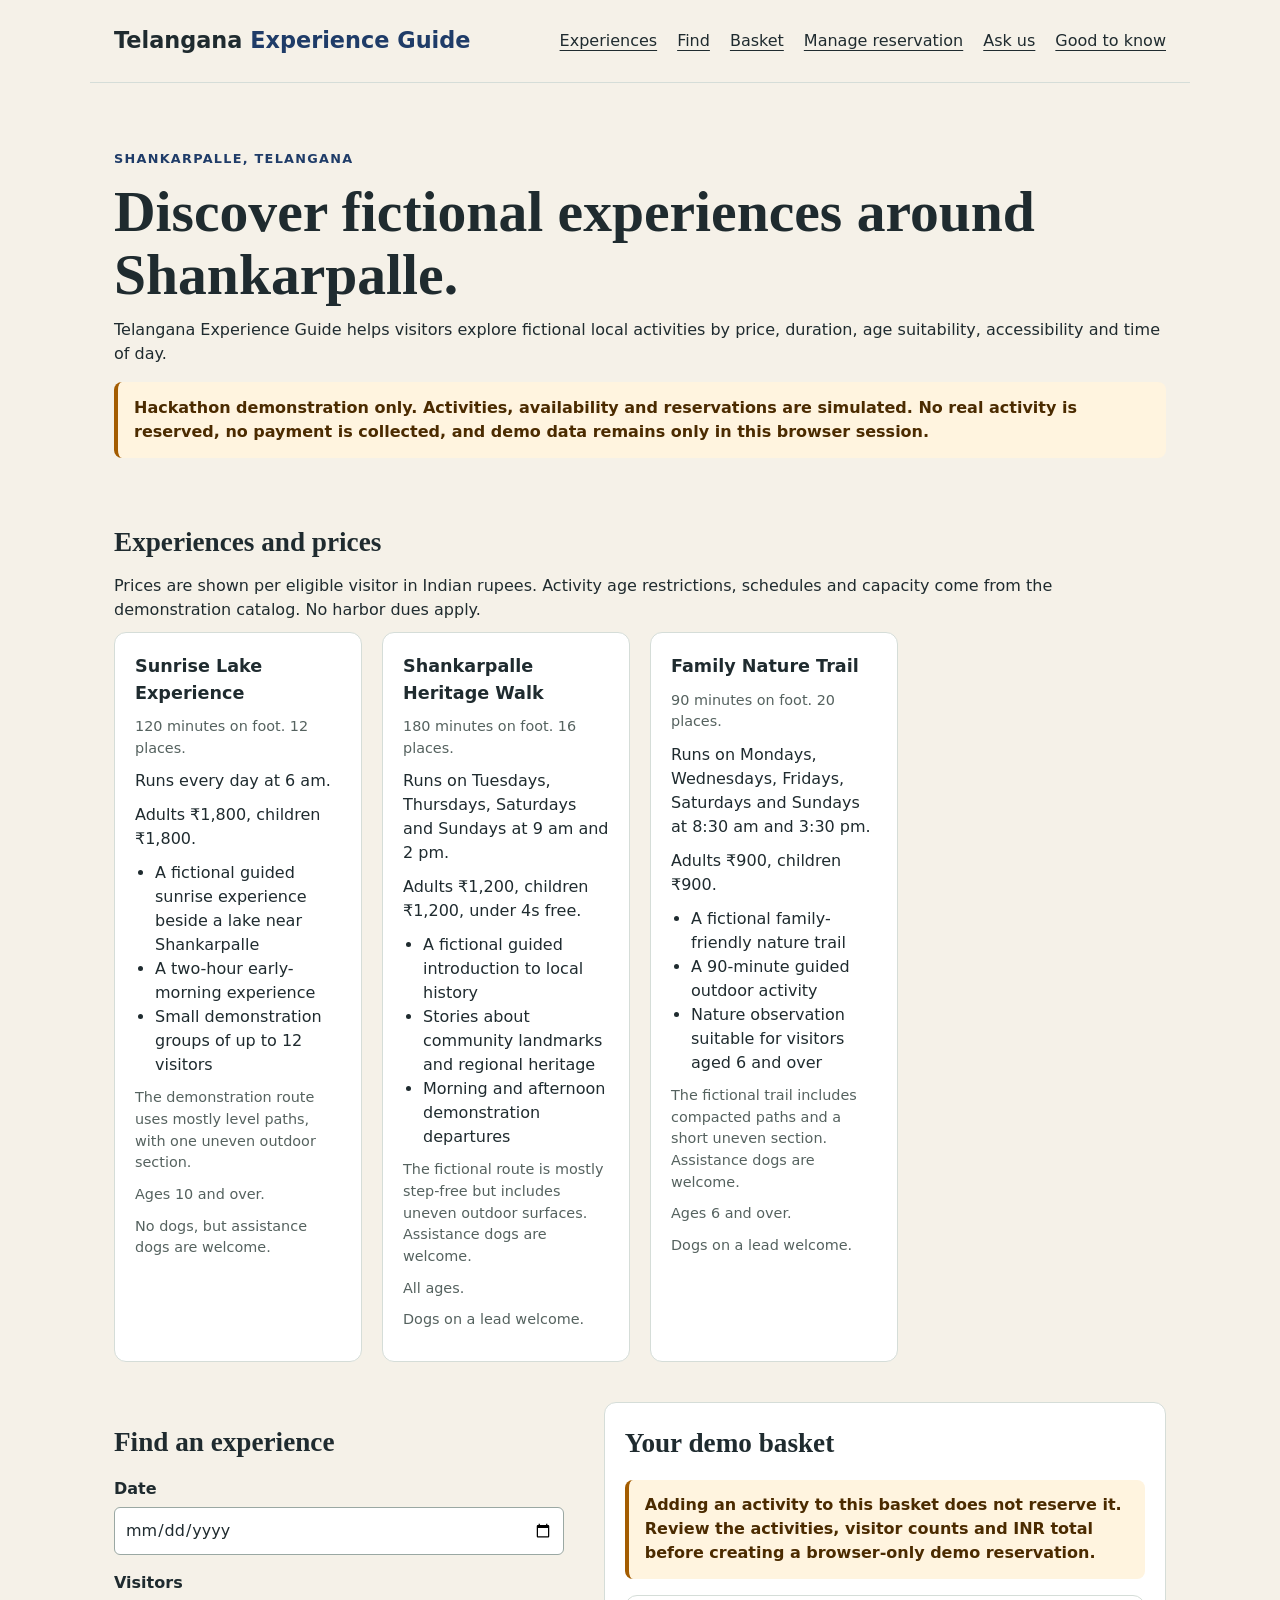
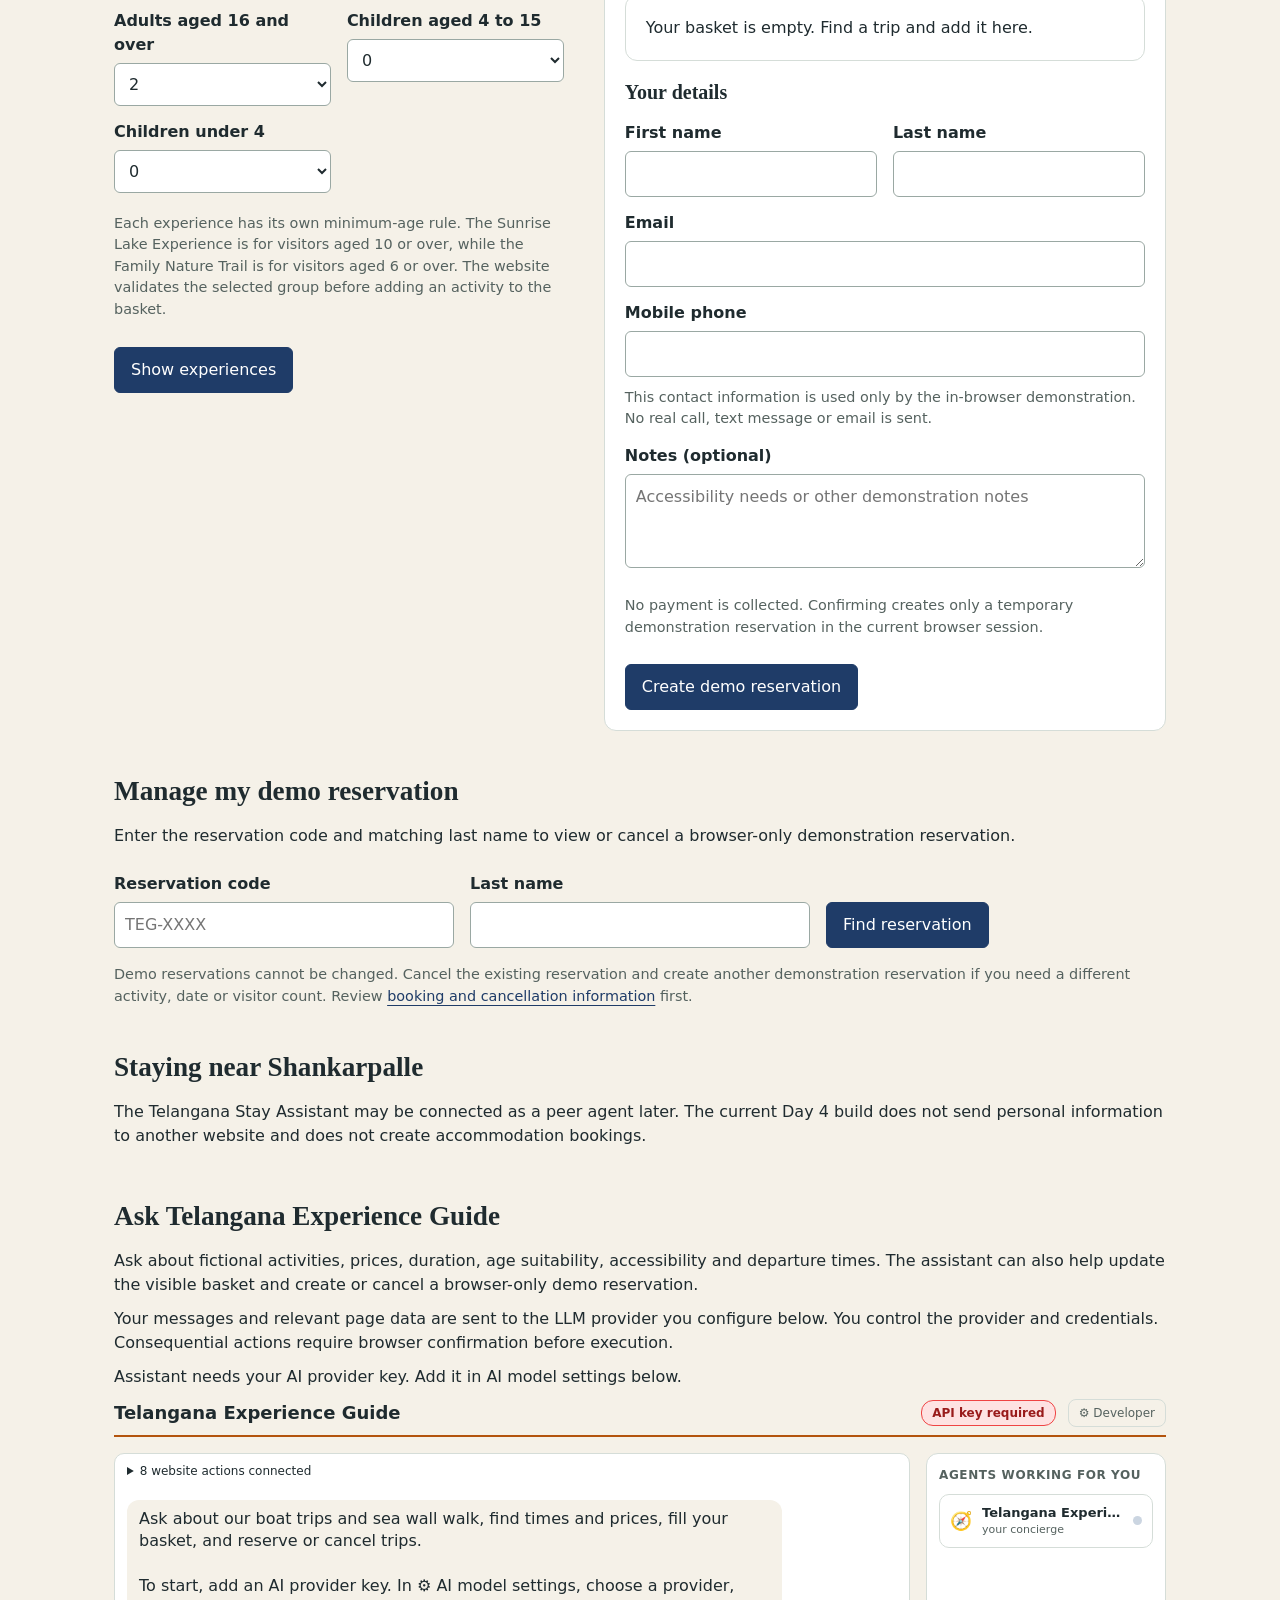
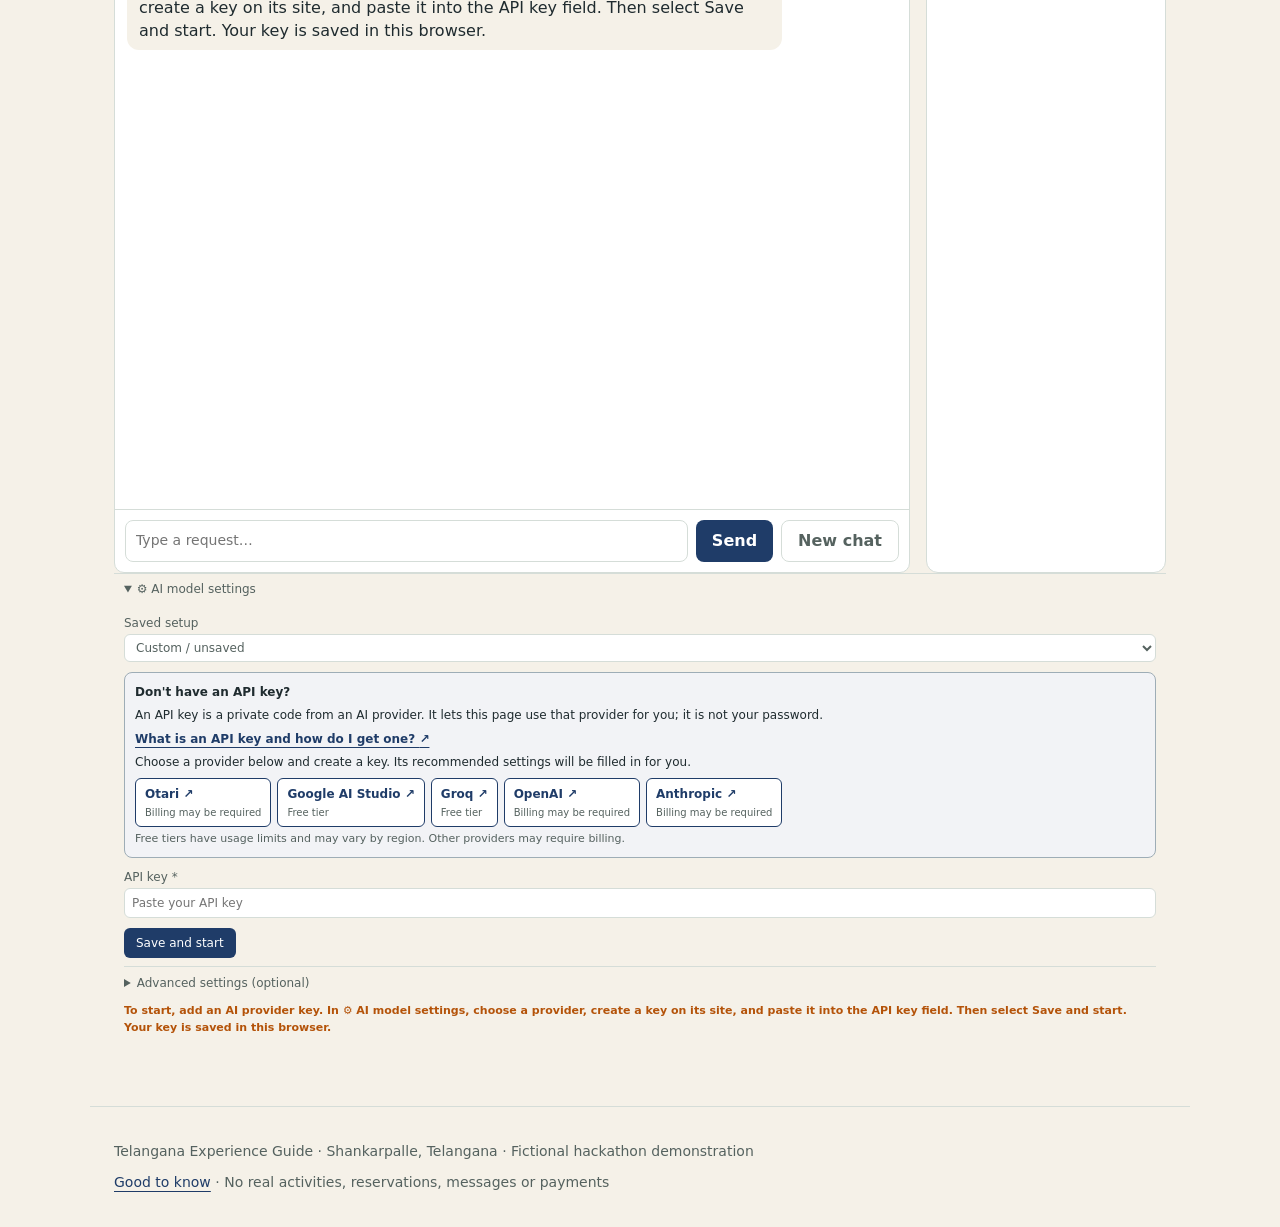
<file: examples/telangana_experience_guide/index.html>
<!doctype html>
<html lang="en">
  <head>
    <meta charset="utf-8">
    <meta name="viewport" content="width=device-width, initial-scale=1">

    <meta
      name="description"
      content="Explore fictional activities around Shankarpalle, Telangana by price, duration, age suitability and time of day. Availability and reservations are simulated."
    >

    <title>
      Telangana Experience Guide | Fictional Activities Around Shankarpalle
    </title>

    <link rel="icon" href="favicon.svg" type="image/svg+xml">
    <link rel="stylesheet" href="styles.css">

    <script type="module" src="js/app.js"></script>
    <script type="module" src="site.js"></script>
  </head>

  <body>
    <header>
      <a class="brand" href="index.html">
        Telangana <span>Experience Guide</span>
      </a>

      <nav aria-label="Main navigation">
        <a href="#trips">Experiences</a>
        <a href="#find">Find</a>
        <a href="#basket">Basket</a>
        <a href="#manage">Manage reservation</a>
        <a href="#assistant">Ask us</a>
        <a href="policies.html">Good to know</a>
      </nav>
    </header>

    <main>
      <section class="intro" aria-labelledby="welcome">
        <p class="eyebrow">
          Shankarpalle, Telangana
        </p>

        <h1 id="welcome">
          Discover fictional experiences around Shankarpalle.
        </h1>

        <p>
          Telangana Experience Guide helps visitors explore fictional local
          activities by price, duration, age suitability, accessibility and
          time of day.
        </p>

        <p id="demo-note" class="demo-notice" role="note">
          Hackathon demonstration only. Activities, availability and
          reservations are simulated. No real activity is reserved, no payment
          is collected, and demo data remains only in this browser session.
        </p>
      </section>

      <section id="trips" aria-labelledby="trips-heading">
        <h2 id="trips-heading">Experiences and prices</h2>

        <p id="prices-note">
          Prices are shown per eligible visitor in Indian rupees. Activity age
          restrictions, schedules and capacity come from the demonstration
          catalog. No harbor dues apply.
        </p>

        <div id="tour-list" class="tour-list"></div>

        <noscript>
          <p>
            Please enable JavaScript to view the fictional experiences,
            calculate prices and create a demo reservation.
          </p>
        </noscript>
      </section>

      <div class="booking-layout">
        <section id="find" aria-labelledby="find-heading">
          <h2 id="find-heading">Find an experience</h2>

          <form id="find-form" novalidate>
            <label for="find-date">Date</label>
            <input id="find-date" type="date" required>

            <fieldset id="find-tickets" class="tickets" tabindex="-1">
              <legend>Visitors</legend>

              <div class="field-row">
                <div class="field">
                  <label for="find-adults">Adults aged 16 and over</label>
                  <select id="find-adults"></select>
                </div>

                <div class="field">
                  <label for="find-children">Children aged 4 to 15</label>
                  <select id="find-children"></select>
                </div>

                <div class="field">
                  <label for="find-under4s">Children under 4</label>
                  <select id="find-under4s"></select>
                </div>
              </div>
            </fieldset>

            <p id="booking-note" class="note">
              Each experience has its own minimum-age rule. The Sunrise Lake
              Experience is for visitors aged 10 or over, while the Family
              Nature Trail is for visitors aged 6 or over. The website validates
              the selected group before adding an activity to the basket.
            </p>

            <button type="submit">Show experiences</button>
          </form>

          <ul
            id="departure-list"
            class="results"
            aria-label="Available experience departures"
          ></ul>
        </section>

        <section
          id="basket"
          class="panel"
          aria-labelledby="basket-heading"
        >
          <h2 id="basket-heading">Your demo basket</h2>

          <p class="demo-notice" role="note">
            Adding an activity to this basket does not reserve it. Review the
            activities, visitor counts and INR total before creating a
            browser-only demo reservation.
          </p>

          <ul
            id="reserve-basket"
            class="basket"
            tabindex="-1"
            aria-label="Selected experiences"
          ></ul>

          <p id="basket-total"></p>

          <form id="reserve-form" novalidate>
            <fieldset>
              <legend>Your details</legend>

              <div class="field-row">
                <div class="field">
                  <label for="reserve-firstName">First name</label>
                  <input
                    id="reserve-firstName"
                    autocomplete="given-name"
                    maxlength="60"
                    required
                  >
                </div>

                <div class="field">
                  <label for="reserve-lastName">Last name</label>
                  <input
                    id="reserve-lastName"
                    autocomplete="family-name"
                    maxlength="60"
                    required
                  >
                </div>
              </div>

              <label for="reserve-email">Email</label>
              <input
                id="reserve-email"
                type="email"
                autocomplete="email"
                maxlength="120"
                required
              >

              <label for="reserve-phone">Mobile phone</label>
              <input
                id="reserve-phone"
                type="tel"
                autocomplete="tel"
                maxlength="20"
                required
              >

              <p id="phone-note" class="note">
                This contact information is used only by the in-browser
                demonstration. No real call, text message or email is sent.
              </p>

              <label for="reserve-notes">Notes (optional)</label>
              <textarea
                id="reserve-notes"
                rows="3"
                maxlength="300"
                placeholder="Accessibility needs or other demonstration notes"
              ></textarea>
            </fieldset>

            <p id="payment-note" class="note">
              No payment is collected. Confirming creates only a temporary
              demonstration reservation in the current browser session.
            </p>

            <button type="submit">Create demo reservation</button>
          </form>

          <div
            id="confirmation"
            class="confirmation"
            tabindex="-1"
            hidden
          ></div>
        </section>
      </div>

      <section id="manage" aria-labelledby="manage-heading">
        <h2 id="manage-heading">Manage my demo reservation</h2>

        <p>
          Enter the reservation code and matching last name to view or cancel
          a browser-only demonstration reservation.
        </p>

        <form id="manage-form" class="field-row" novalidate>
          <div class="field">
            <label for="manage-code">Reservation code</label>
            <input
              id="manage-code"
              autocomplete="off"
              maxlength="12"
              placeholder="TEG-XXXX"
              required
            >
          </div>

          <div class="field">
            <label for="manage-lastName">Last name</label>
            <input
              id="manage-lastName"
              autocomplete="family-name"
              maxlength="60"
              required
            >
          </div>

          <div class="field">
            <button type="submit">Find reservation</button>
          </div>
        </form>

        <div
          id="manage-result"
          class="manage-result"
          tabindex="-1"
        ></div>

        <p id="manage-note" class="note">
          Demo reservations cannot be changed. Cancel the existing reservation
          and create another demonstration reservation if you need a different
          activity, date or visitor count. Review
          <a href="policies.html#booking">booking and cancellation information</a>
          first.
        </p>
      </section>

      <section id="staying" aria-labelledby="staying-heading">
        <h2 id="staying-heading">Staying near Shankarpalle</h2>

        <p id="staying-note">
          The Telangana Stay Assistant may be connected as a peer agent later.
          The current Day 4 build does not send personal information to another
          website and does not create accommodation bookings.
        </p>
      </section>

      <section id="assistant" class="assistant" aria-labelledby="assistant-heading">
        <h2 id="assistant-heading">Ask Telangana Experience Guide</h2>

        <p>
          Ask about fictional activities, prices, duration, age suitability,
          accessibility and departure times. The assistant can also help
          update the visible basket and create or cancel a browser-only demo
          reservation.
        </p>

        <p class="assistant-note">
          Your messages and relevant page data are sent to the LLM provider
          you configure below. You control the provider and credentials.
          Consequential actions require browser confirmation before execution.
        </p>

        <p id="assistant-status" role="status">
          Connecting the assistant… If this message remains visible, the
          assistant could not load. You can still use the page directly.
        </p>

        <div id="agent-app">
          <div data-ns-slot="header"></div>

          <div class="assistant-panels">
            <div data-ns-slot="chat"></div>
            <div data-ns-slot="agents"></div>
          </div>

          <div data-ns-slot="settings"></div>
        </div>
      </section>

      <p
        id="status"
        class="visually-hidden"
        role="status"
        aria-live="polite"
      ></p>
    </main>

    <footer>
      <p id="contact-line">
        Telangana Experience Guide · Shankarpalle, Telangana · Fictional
        hackathon demonstration
      </p>

      <p id="hours-line">
        <a href="policies.html">Good to know</a>
        · No real activities, reservations, messages or payments
      </p>
    </footer>
  </body>
</html>
</file>
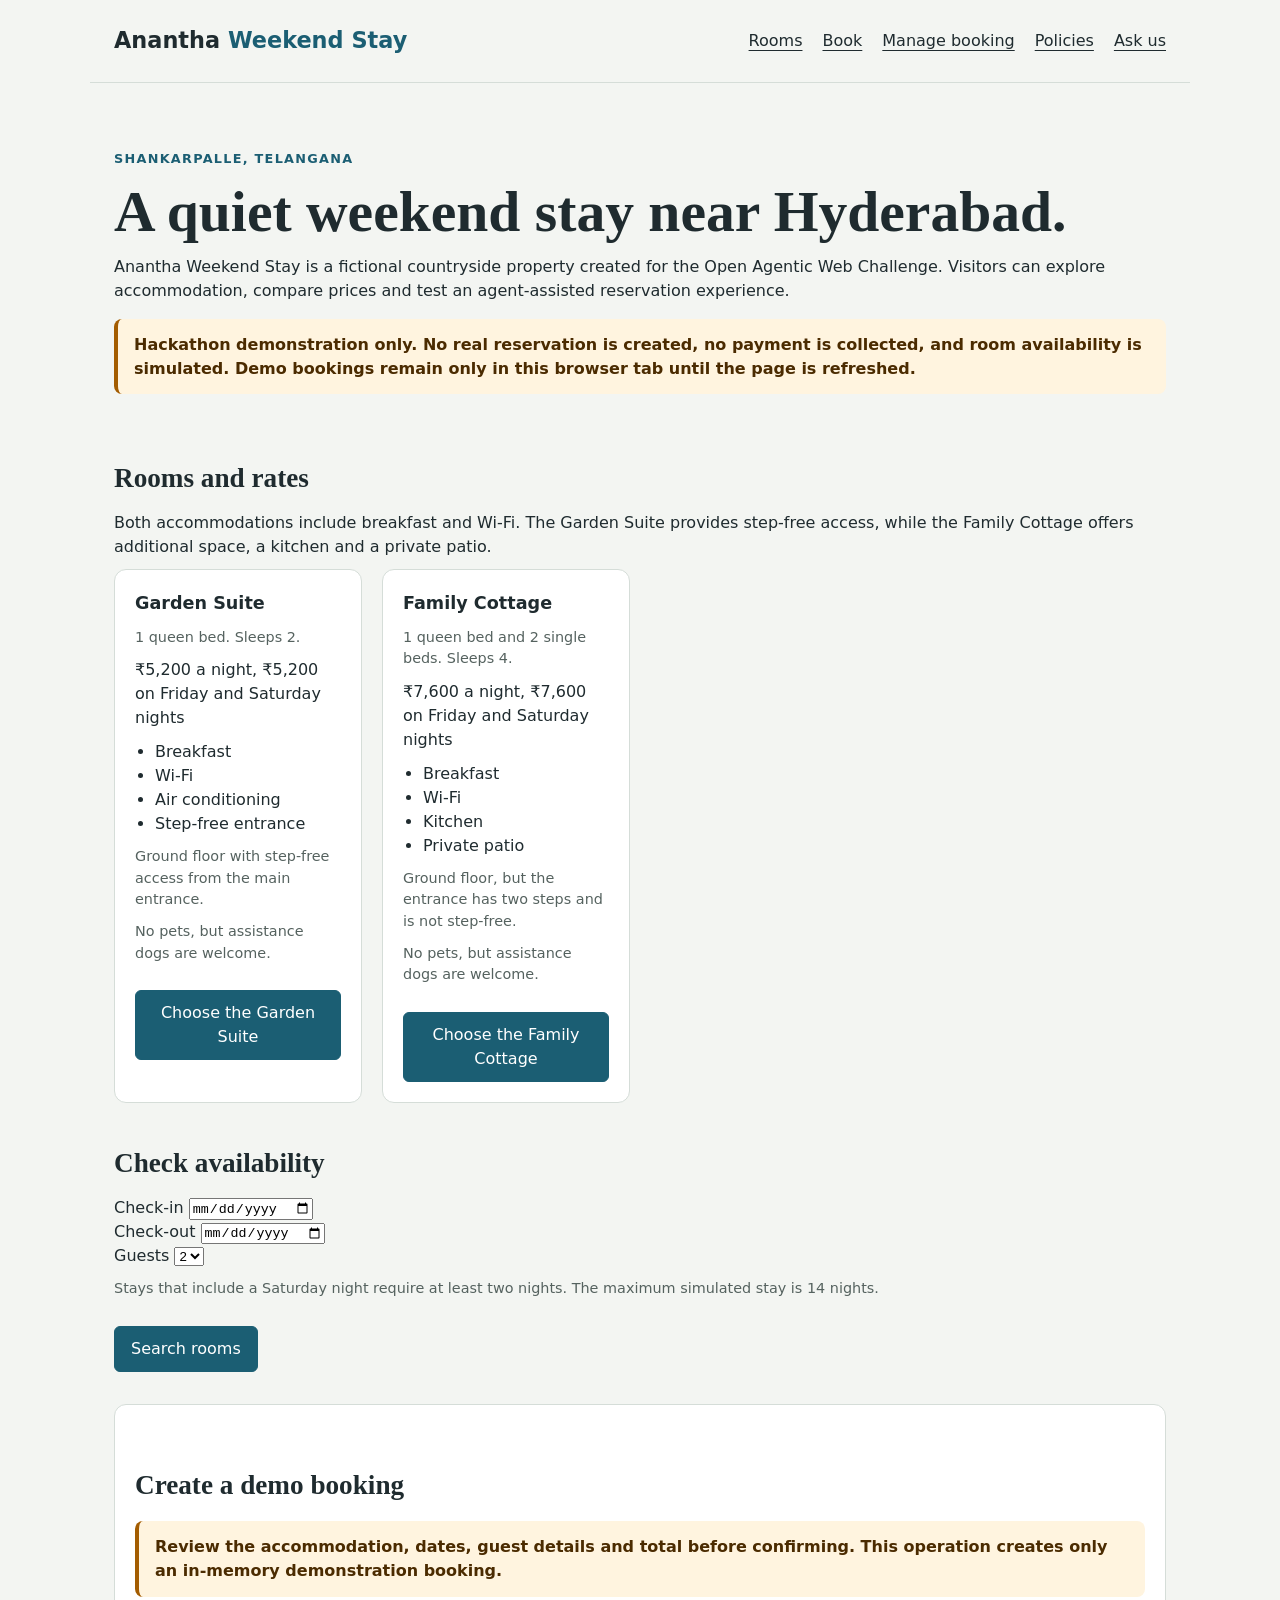
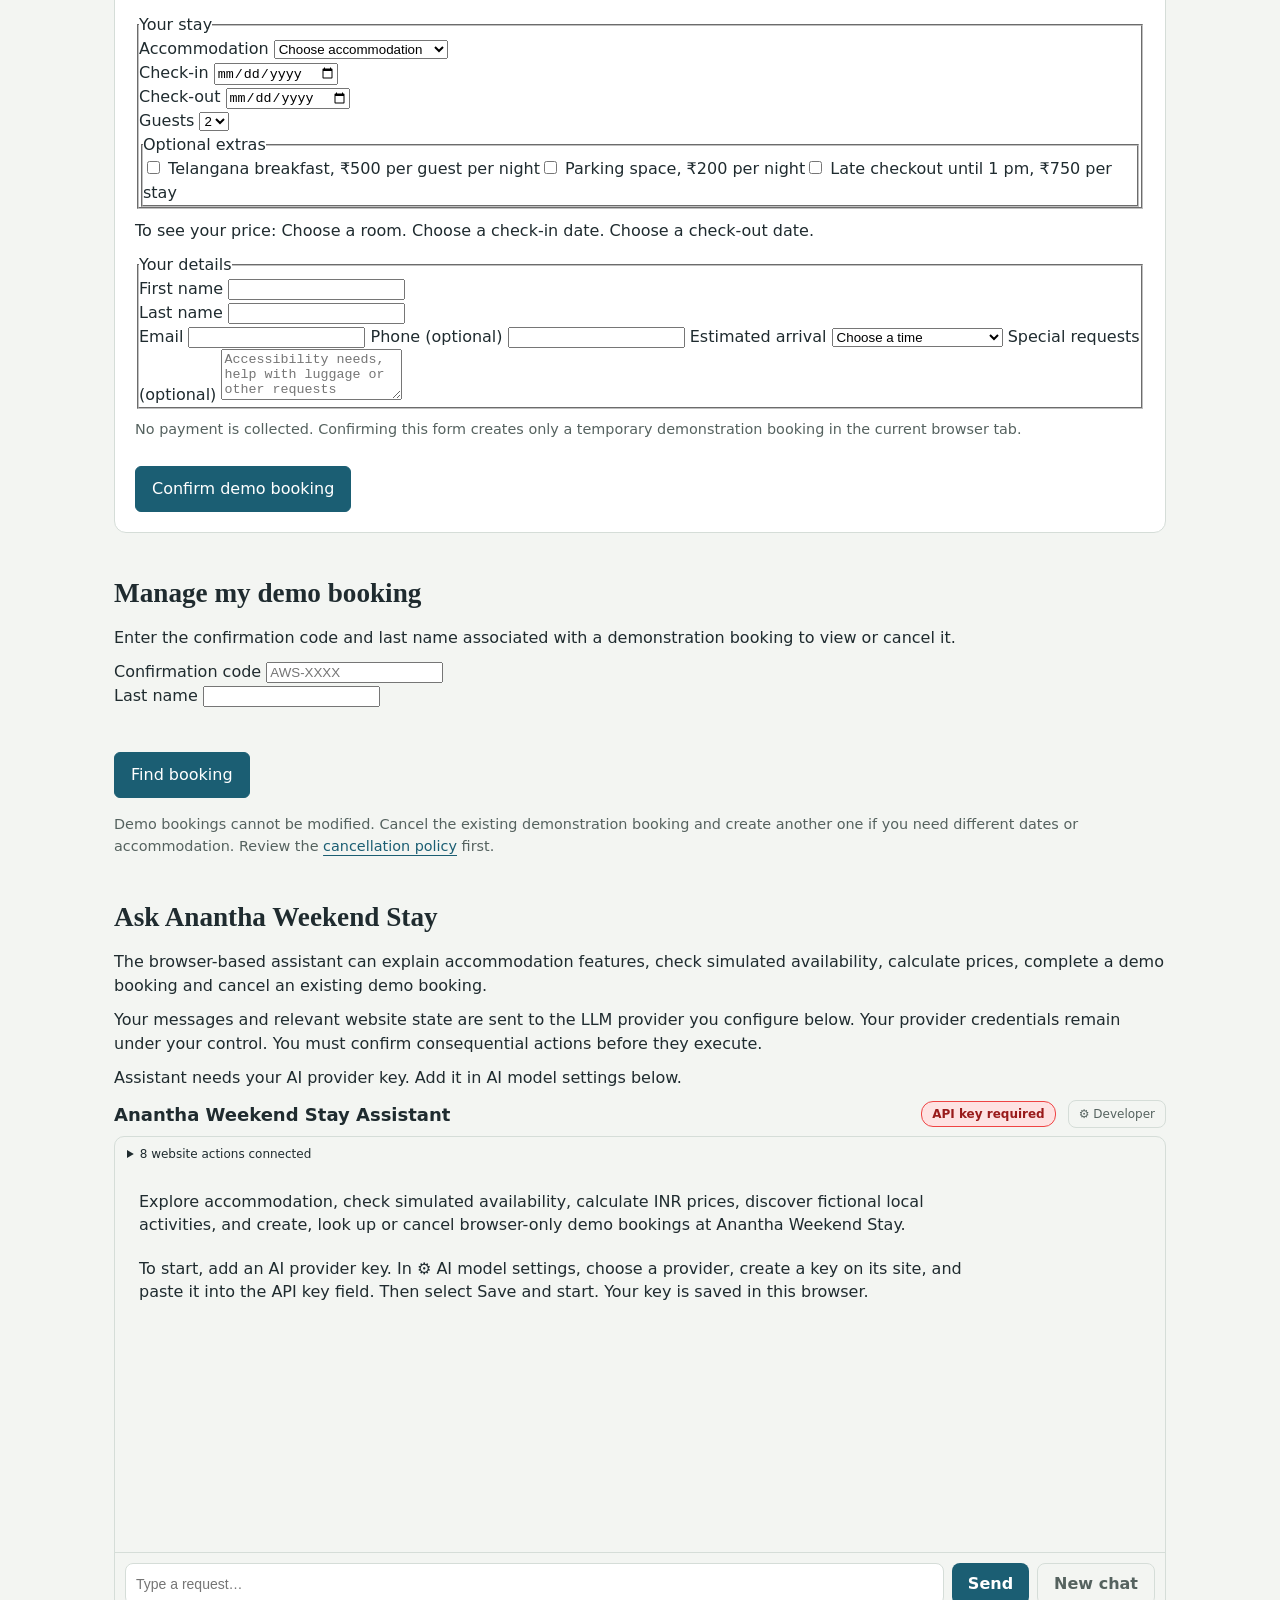
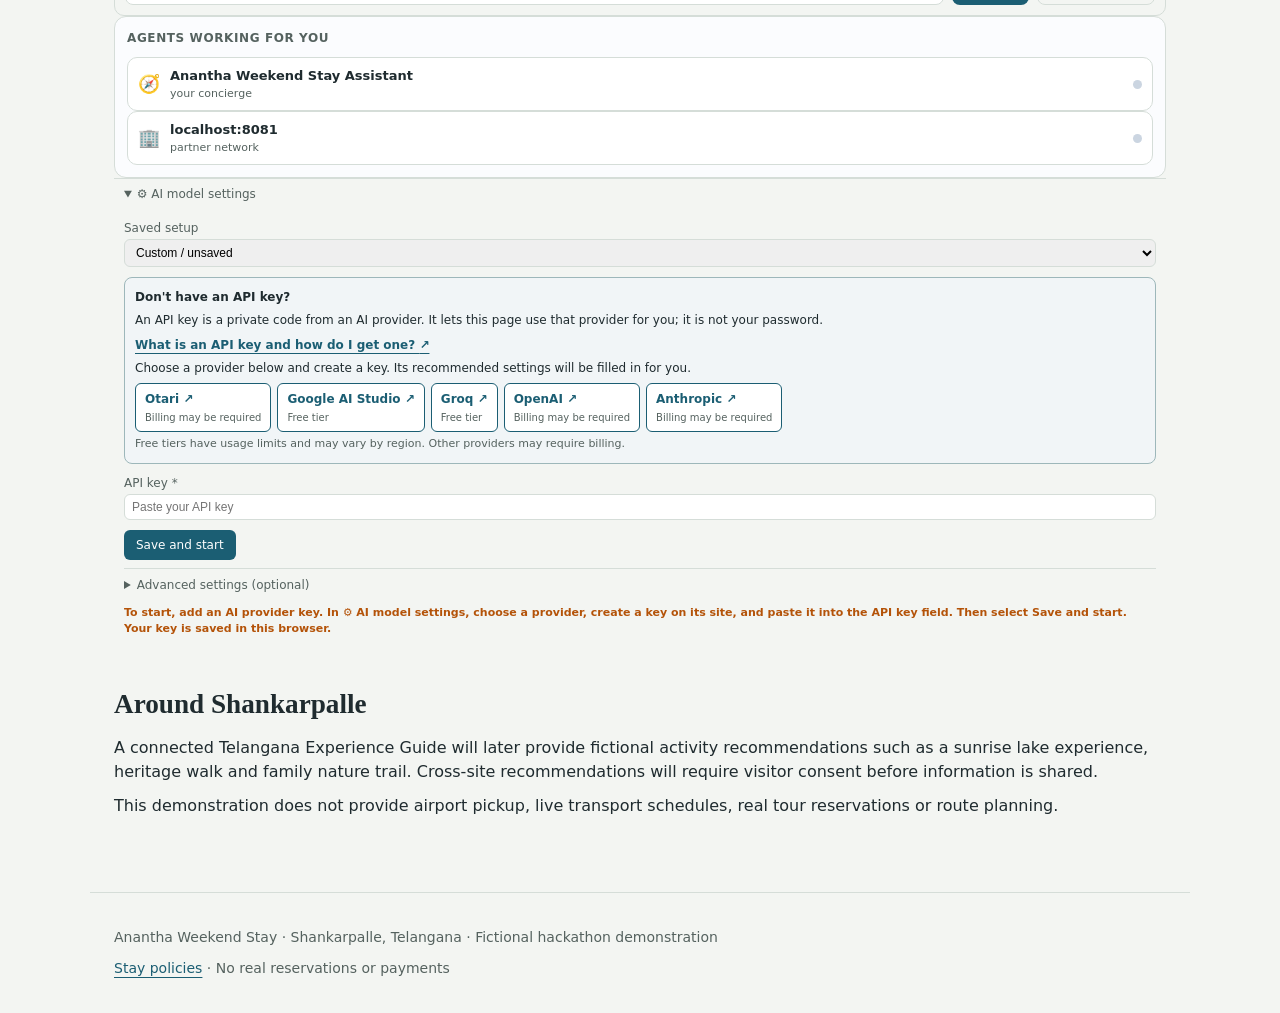
<file: examples/telangana_stay_agent/index.html>
<!doctype html>
<html lang="en">
  <head>
    <meta charset="utf-8">
    <meta name="viewport" content="width=device-width, initial-scale=1">

    <meta
      name="description"
      content="Anantha Weekend Stay is a fictional accommodation demonstration in Shankarpalle, Telangana. Explore rooms, check simulated availability and create a demo booking."
    >

    <title>Anantha Weekend Stay | Shankarpalle, Telangana</title>

    <link rel="icon" href="favicon.svg" type="image/svg+xml">
    <link rel="stylesheet" href="styles.css">

    <script type="module" src="js/app.js"></script>
    <script type="module" src="site.js"></script>
  </head>

  <body>
    <header>
      <a class="brand" href="index.html">
        Anantha <span>Weekend Stay</span>
      </a>

      <nav aria-label="Main navigation">
        <a href="#rooms">Rooms</a>
        <a href="#availability">Book</a>
        <a href="#manage">Manage booking</a>
        <a href="policies.html">Policies</a>
        <a href="#assistant">Ask us</a>
      </nav>
    </header>

    <main>
      <section class="intro" aria-labelledby="welcome">
        <p class="eyebrow">
          Shankarpalle, Telangana
        </p>

        <h1 id="welcome">
          A quiet weekend stay near Hyderabad.
        </h1>

        <p id="about">
          Anantha Weekend Stay is a fictional countryside property created for
          the Open Agentic Web Challenge. Visitors can explore accommodation,
          compare prices and test an agent-assisted reservation experience.
        </p>

        <p id="demo-note" class="demo-notice" role="note">
          Hackathon demonstration only. No real reservation is created, no
          payment is collected, and room availability is simulated. Demo
          bookings remain only in this browser tab until the page is refreshed.
        </p>
      </section>

      <section id="rooms" aria-labelledby="rooms-heading">
        <h2 id="rooms-heading">Rooms and rates</h2>

        <p id="rooms-note">
          Both accommodations include breakfast and Wi-Fi. The Garden Suite
          provides step-free access, while the Family Cottage offers additional
          space, a kitchen and a private patio.
        </p>

        <div id="room-list" class="room-list"></div>

        <noscript>
          <p>
            Please enable JavaScript to view accommodation, calculate prices
            and create a simulated booking.
          </p>
        </noscript>
      </section>

      <div class="booking-layout">
        <section id="availability" aria-labelledby="availability-heading">
          <h2 id="availability-heading">Check availability</h2>

          <form id="search-form" novalidate>
            <div class="field-row">
              <div class="field">
                <label for="search-checkIn">Check-in</label>
                <input id="search-checkIn" type="date" required>
              </div>

              <div class="field">
                <label for="search-checkOut">Check-out</label>
                <input id="search-checkOut" type="date" required>
              </div>

              <div class="field">
                <label for="search-guests">Guests</label>
                <select id="search-guests">
                  <option>1</option>
                  <option selected>2</option>
                  <option>3</option>
                  <option>4</option>
                </select>
              </div>
            </div>

            <p class="note">
              Stays that include a Saturday night require at least two nights.
              The maximum simulated stay is 14 nights.
            </p>

            <button type="submit">Search rooms</button>
          </form>

          <ul
            id="search-results"
            class="results"
            aria-label="Available accommodation"
          ></ul>
        </section>

        <section
          id="booking"
          class="panel"
          aria-labelledby="booking-heading"
        >
          <h2 id="booking-heading">Create a demo booking</h2>

          <p class="demo-notice" role="note">
            Review the accommodation, dates, guest details and total before
            confirming. This operation creates only an in-memory demonstration
            booking.
          </p>

          <form id="booking-form" novalidate>
            <fieldset id="stay-fields">
              <legend>Your stay</legend>

              <label for="book-roomId">Accommodation</label>
              <select id="book-roomId" required>
                <option value="">Choose accommodation</option>
              </select>

              <div class="field-row">
                <div class="field">
                  <label for="book-checkIn">Check-in</label>
                  <input id="book-checkIn" type="date" required>
                </div>

                <div class="field">
                  <label for="book-checkOut">Check-out</label>
                  <input id="book-checkOut" type="date" required>
                </div>

                <div class="field">
                  <label for="book-guests">Guests</label>
                  <select id="book-guests">
                    <option>1</option>
                    <option selected>2</option>
                    <option>3</option>
                    <option>4</option>
                  </select>
                </div>
              </div>

              <fieldset
                id="book-extras"
                class="extras"
                tabindex="-1"
              >
                <legend>Optional extras</legend>
              </fieldset>
            </fieldset>

            <div id="quote" class="quote"></div>

            <fieldset>
              <legend>Your details</legend>

              <div class="field-row">
                <div class="field">
                  <label for="book-firstName">First name</label>
                  <input
                    id="book-firstName"
                    autocomplete="given-name"
                    maxlength="60"
                    required
                  >
                </div>

                <div class="field">
                  <label for="book-lastName">Last name</label>
                  <input
                    id="book-lastName"
                    autocomplete="family-name"
                    maxlength="60"
                    required
                  >
                </div>
              </div>

              <label for="book-email">Email</label>
              <input
                id="book-email"
                type="email"
                autocomplete="email"
                maxlength="120"
                required
              >

              <label for="book-phone">Phone (optional)</label>
              <input
                id="book-phone"
                type="tel"
                autocomplete="tel"
                maxlength="20"
              >

              <label for="book-arrival">Estimated arrival</label>
              <select id="book-arrival" required>
                <option value="">Choose a time</option>
              </select>

              <label for="book-requests">
                Special requests (optional)
              </label>
              <textarea
                id="book-requests"
                rows="3"
                maxlength="500"
                placeholder="Accessibility needs, help with luggage or other requests"
              ></textarea>
            </fieldset>

            <p id="payment-note" class="note">
              No payment is collected. Confirming this form creates only a
              temporary demonstration booking in the current browser tab.
            </p>

            <button type="submit">Confirm demo booking</button>
          </form>

          <div
            id="confirmation"
            class="confirmation"
            tabindex="-1"
            hidden
          ></div>
        </section>
      </div>

      <section id="manage" aria-labelledby="manage-heading">
        <h2 id="manage-heading">Manage my demo booking</h2>

        <p>
          Enter the confirmation code and last name associated with a
          demonstration booking to view or cancel it.
        </p>

        <form id="manage-form" class="field-row" novalidate>
          <div class="field">
            <label for="manage-code">Confirmation code</label>
            <input
              id="manage-code"
              autocomplete="off"
              maxlength="12"
              placeholder="AWS-XXXX"
              required
            >
          </div>

          <div class="field">
            <label for="manage-lastName">Last name</label>
            <input
              id="manage-lastName"
              autocomplete="family-name"
              maxlength="60"
              required
            >
          </div>

          <div class="field">
            <button type="submit">Find booking</button>
          </div>
        </form>

        <div
          id="manage-result"
          class="manage-result"
          tabindex="-1"
        ></div>

        <p id="changes-note" class="note">
          Demo bookings cannot be modified. Cancel the existing demonstration
          booking and create another one if you need different dates or
          accommodation. Review the
          <a href="policies.html#cancellation">cancellation policy</a>
          first.
        </p>
      </section>

      <section
        id="assistant"
        class="assistant"
        aria-labelledby="assistant-heading"
      >
        <h2 id="assistant-heading">Ask Anantha Weekend Stay</h2>

        <p>
          The browser-based assistant can explain accommodation features,
          check simulated availability, calculate prices, complete a demo
          booking and cancel an existing demo booking.
        </p>

        <p class="assistant-note">
          Your messages and relevant website state are sent to the LLM provider
          you configure below. Your provider credentials remain under your
          control. You must confirm consequential actions before they execute.
        </p>

        <p id="assistant-status" role="status">
          Connecting the assistant… If this message remains visible, the
          assistant could not load. You can still use the booking page directly.
        </p>

        <div id="agent-app">
          <div data-ns-slot="header"></div>

          <div class="assistant-panels">
            <div data-ns-slot="chat"></div>
            <div data-ns-slot="agents"></div>
          </div>

          <div data-ns-slot="settings"></div>
        </div>
      </section>

      <section id="around" aria-labelledby="around-heading">
        <h2 id="around-heading">Around Shankarpalle</h2>

        <p id="tours-note">
          A connected Telangana Experience Guide will later provide fictional
          activity recommendations such as a sunrise lake experience, heritage
          walk and family nature trail. Cross-site recommendations will require
          visitor consent before information is shared.
        </p>

        <p id="travel-note">
          This demonstration does not provide airport pickup, live transport
          schedules, real tour reservations or route planning.
        </p>
      </section>

      <p
        id="status"
        class="visually-hidden"
        role="status"
        aria-live="polite"
      ></p>
    </main>

    <footer>
      <p id="contact">
        Anantha Weekend Stay · Shankarpalle, Telangana · Fictional hackathon
        demonstration
      </p>

      <p id="phone-hours">
        <a href="policies.html">Stay policies</a>
        · No real reservations or payments
      </p>
    </footer>
  </body>
</html>
</file>
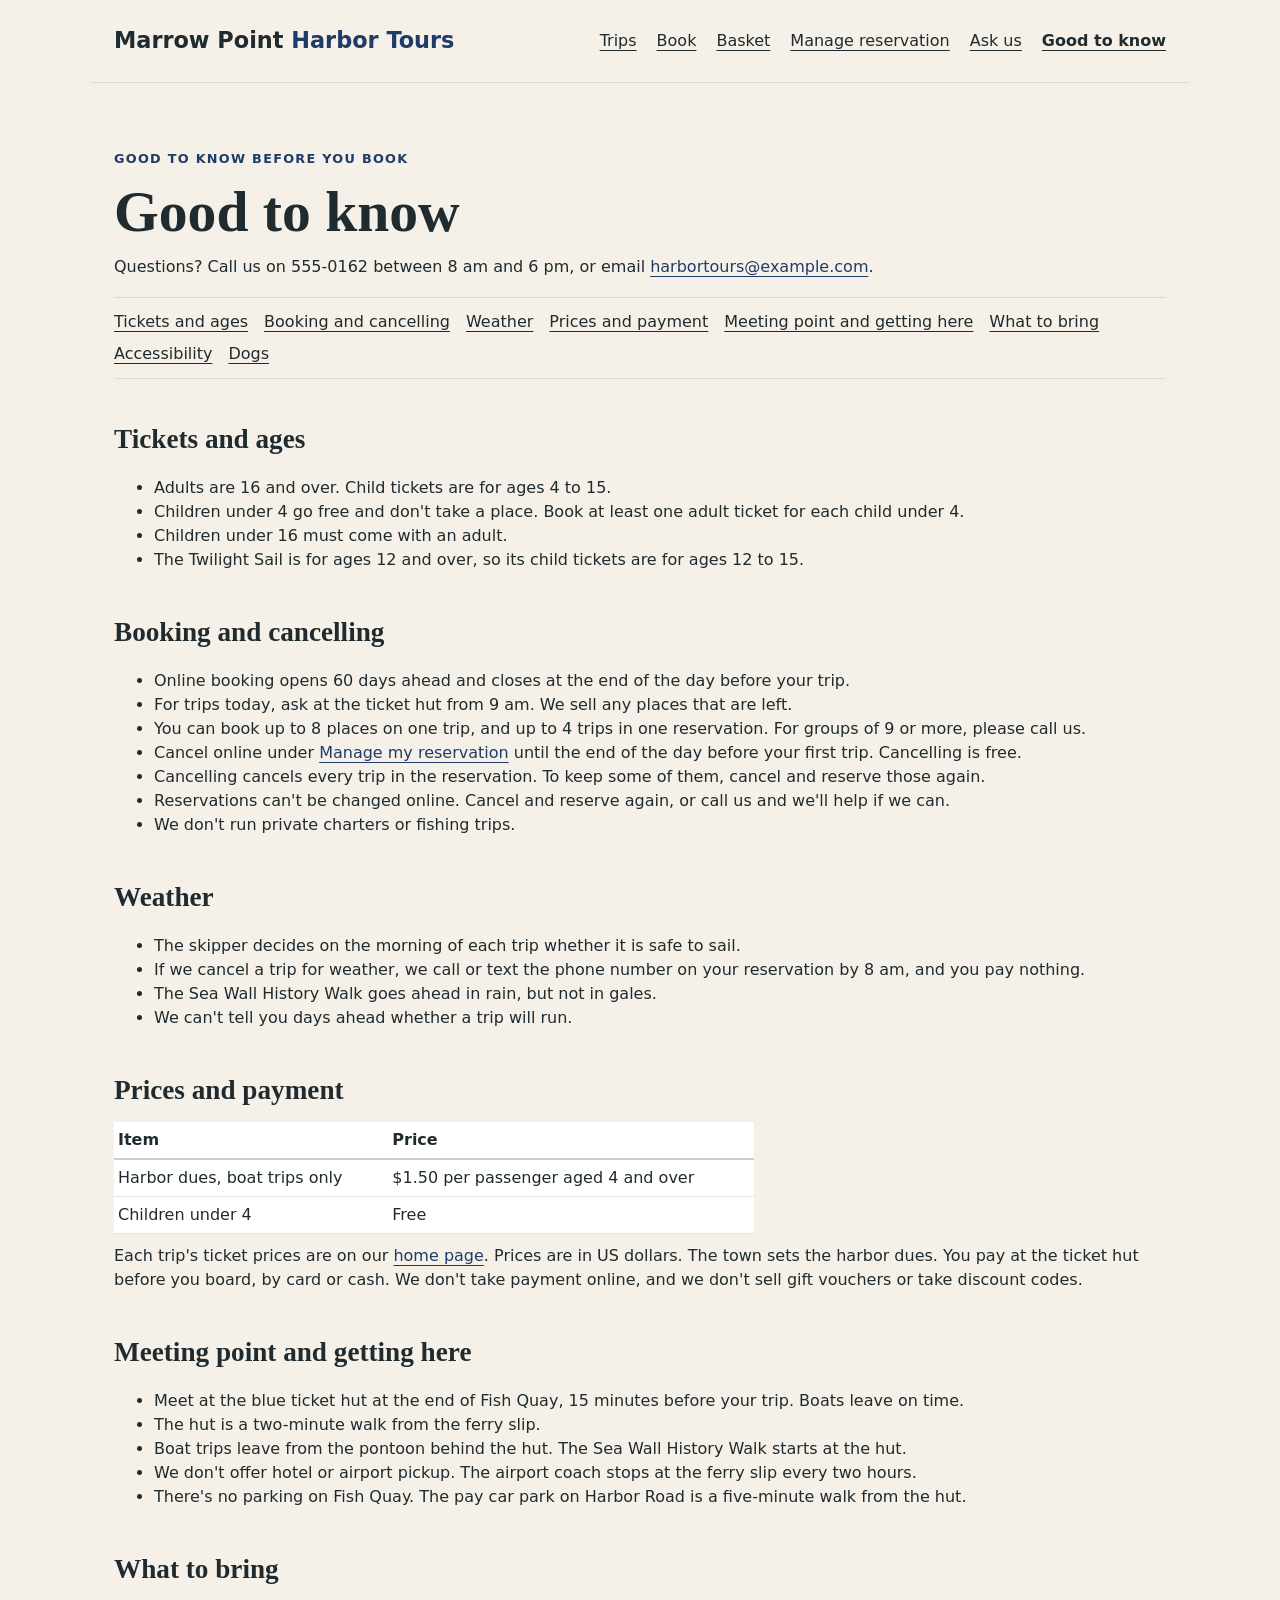
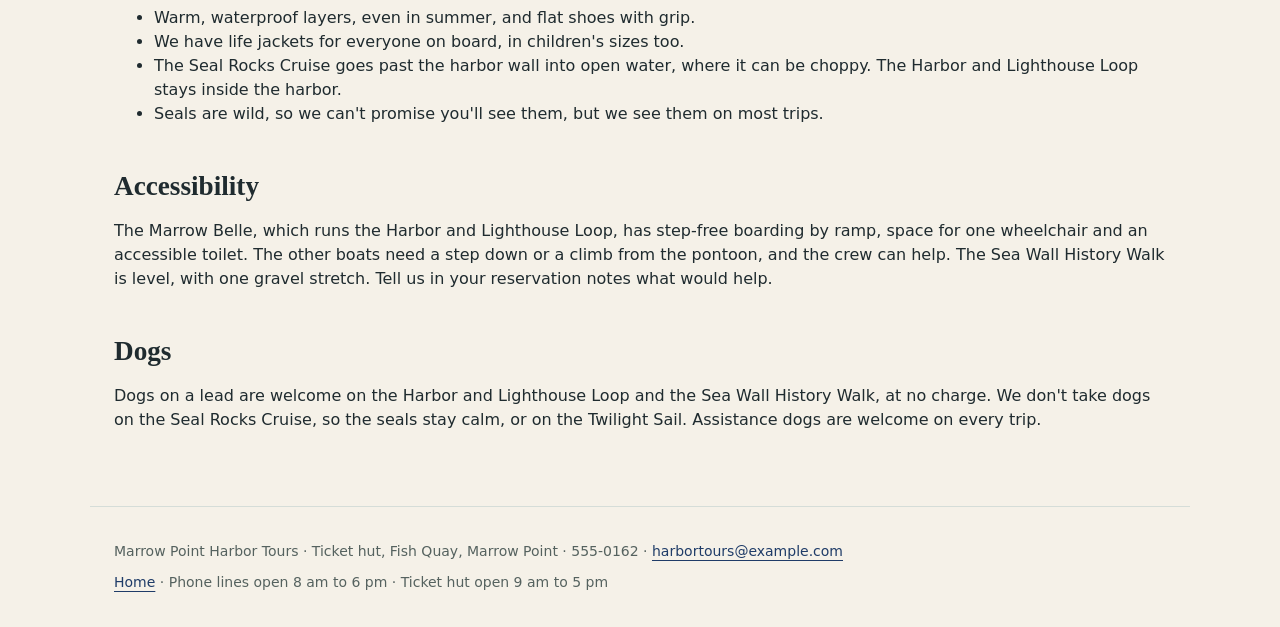
<file: examples/telangana_experience_guide/policies.html>
<!doctype html>
<html lang="en">
  <head>
    <meta charset="utf-8">
    <meta name="viewport" content="width=device-width, initial-scale=1">
    <meta name="description" content="Good to know at Marrow Point Harbor Tours: tickets and ages, booking and cancelling, weather, prices, the meeting point, what to bring, accessibility and dogs.">
    <title>Good to know · Marrow Point Harbor Tours</title>
    <link rel="icon" href="favicon.svg" type="image/svg+xml">
    <link rel="stylesheet" href="styles.css">
  </head>
  <body>
    <header>
      <a class="brand" href="index.html">Marrow Point <span>Harbor Tours</span></a>
      <nav aria-label="Main navigation">
        <a href="index.html#trips">Trips</a>
        <a href="index.html#find">Book</a>
        <a href="index.html#basket">Basket</a>
        <a href="index.html#manage">Manage reservation</a>
        <a href="index.html#assistant">Ask us</a>
        <a href="policies.html" aria-current="page">Good to know</a>
      </nav>
    </header>
    <main>
      <section class="intro" aria-labelledby="policies-heading">
        <p class="eyebrow">Good to know before you book</p>
        <h1 id="policies-heading">Good to know</h1>
        <p>Questions? Call us on 555-0162 between 8 am and 6 pm, or email
          <a href="mailto:harbortours@example.com">harbortours@example.com</a>.</p>
      </section>
      <nav class="toc" aria-label="On this page">
        <a href="#tickets">Tickets and ages</a>
        <a href="#booking">Booking and cancelling</a>
        <a href="#weather">Weather</a>
        <a href="#prices">Prices and payment</a>
        <a href="#meeting-point">Meeting point and getting here</a>
        <a href="#bring">What to bring</a>
        <a href="#accessibility">Accessibility</a>
        <a href="#dogs">Dogs</a>
      </nav>

      <section id="tickets">
        <h2>Tickets and ages</h2>
        <ul>
          <li>Adults are 16 and over. Child tickets are for ages 4 to 15.</li>
          <li>Children under 4 go free and don't take a place. Book at least one adult ticket for each child
            under 4.</li>
          <li>Children under 16 must come with an adult.</li>
          <li>The Twilight Sail is for ages 12 and over, so its child tickets are for ages 12 to 15.</li>
        </ul>
      </section>

      <section id="booking">
        <h2>Booking and cancelling</h2>
        <ul>
          <li>Online booking opens 60 days ahead and closes at the end of the day before your trip.</li>
          <li>For trips today, ask at the ticket hut from 9 am. We sell any places that are left.</li>
          <li>You can book up to 8 places on one trip, and up to 4 trips in one reservation. For groups of 9 or
            more, please call us.</li>
          <li>Cancel online under <a href="index.html#manage">Manage my reservation</a> until the end of the day
            before your first trip. Cancelling is free.</li>
          <li>Cancelling cancels every trip in the reservation. To keep some of them, cancel and reserve those
            again.</li>
          <li>Reservations can't be changed online. Cancel and reserve again, or call us and we'll help if we
            can.</li>
          <li>We don't run private charters or fishing trips.</li>
        </ul>
      </section>

      <section id="weather">
        <h2>Weather</h2>
        <ul>
          <li>The skipper decides on the morning of each trip whether it is safe to sail.</li>
          <li>If we cancel a trip for weather, we call or text the phone number on your reservation by 8 am, and
            you pay nothing.</li>
          <li>The Sea Wall History Walk goes ahead in rain, but not in gales.</li>
          <li>We can't tell you days ahead whether a trip will run.</li>
        </ul>
      </section>

      <section id="prices">
        <h2>Prices and payment</h2>
        <table>
          <thead>
            <tr><th scope="col">Item</th><th scope="col">Price</th></tr>
          </thead>
          <tbody>
            <tr><td>Harbor dues, boat trips only</td><td>$1.50 per passenger aged 4 and over</td></tr>
            <tr><td>Children under 4</td><td>Free</td></tr>
          </tbody>
        </table>
        <p>Each trip's ticket prices are on our <a href="index.html#trips">home page</a>. Prices are in US
          dollars. The town sets the harbor dues. You pay at the ticket hut before you board, by card or cash.
          We don't take payment online, and we don't sell gift vouchers or take discount codes.</p>
      </section>

      <section id="meeting-point">
        <h2>Meeting point and getting here</h2>
        <ul>
          <li>Meet at the blue ticket hut at the end of Fish Quay, 15 minutes before your trip. Boats leave on
            time.</li>
          <li>The hut is a two-minute walk from the ferry slip.</li>
          <li>Boat trips leave from the pontoon behind the hut. The Sea Wall History Walk starts at the hut.</li>
          <li>We don't offer hotel or airport pickup. The airport coach stops at the ferry slip every two
            hours.</li>
          <li>There's no parking on Fish Quay. The pay car park on Harbor Road is a five-minute walk from the
            hut.</li>
        </ul>
      </section>

      <section id="bring">
        <h2>What to bring</h2>
        <ul>
          <li>Warm, waterproof layers, even in summer, and flat shoes with grip.</li>
          <li>We have life jackets for everyone on board, in children's sizes too.</li>
          <li>The Seal Rocks Cruise goes past the harbor wall into open water, where it can be choppy. The Harbor
            and Lighthouse Loop stays inside the harbor.</li>
          <li>Seals are wild, so we can't promise you'll see them, but we see them on most trips.</li>
        </ul>
      </section>

      <section id="accessibility">
        <h2>Accessibility</h2>
        <p>The Marrow Belle, which runs the Harbor and Lighthouse Loop, has step-free boarding by ramp, space for
          one wheelchair and an accessible toilet. The other boats need a step down or a climb from the pontoon,
          and the crew can help. The Sea Wall History Walk is level, with one gravel stretch. Tell us in your
          reservation notes what would help.</p>
      </section>

      <section id="dogs">
        <h2>Dogs</h2>
        <p>Dogs on a lead are welcome on the Harbor and Lighthouse Loop and the Sea Wall History Walk, at no
          charge. We don't take dogs on the Seal Rocks Cruise, so the seals stay calm, or on the Twilight Sail.
          Assistance dogs are welcome on every trip.</p>
      </section>
    </main>
    <footer>
      <p>Marrow Point Harbor Tours · Ticket hut, Fish Quay, Marrow Point · 555-0162 ·
        <a href="mailto:harbortours@example.com">harbortours@example.com</a></p>
      <p><a href="index.html">Home</a> · Phone lines open 8 am to 6 pm · Ticket hut open 9 am to 5 pm</p>
    </footer>
  </body>
</html>
</file>
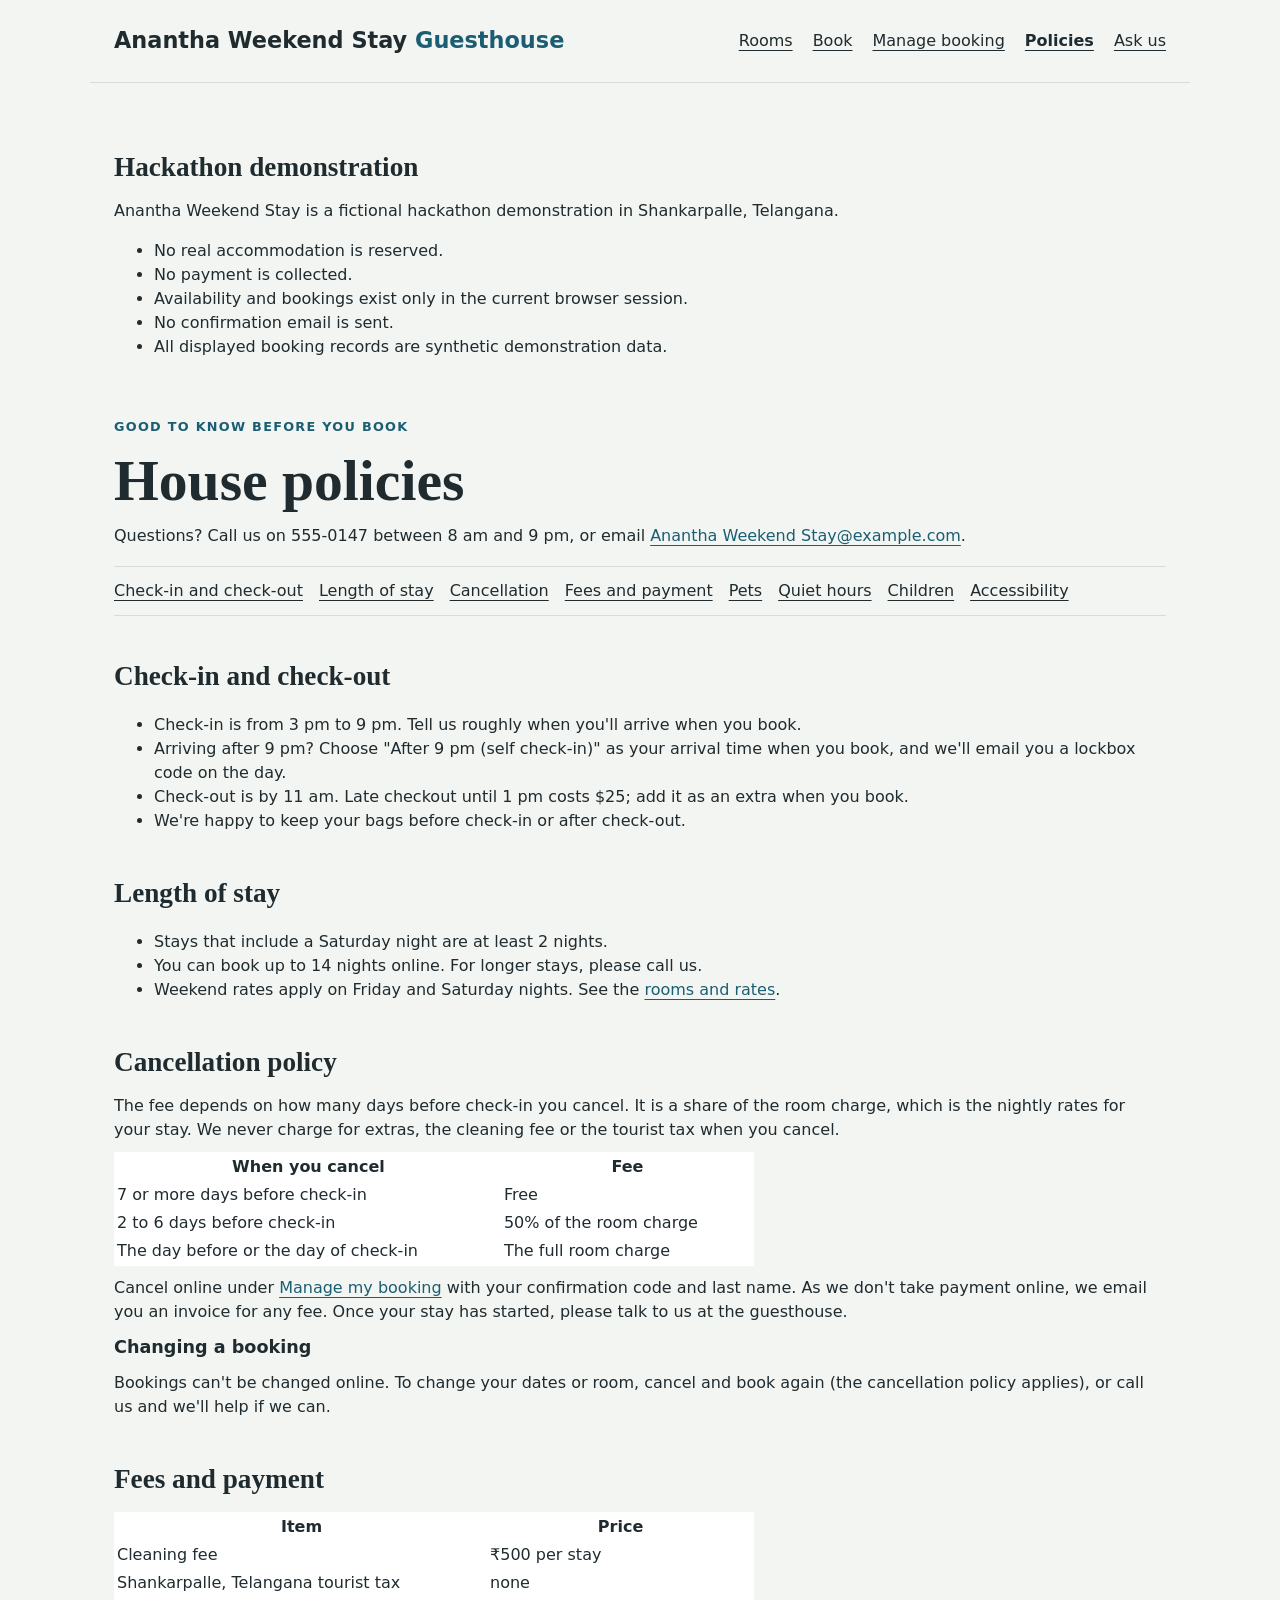
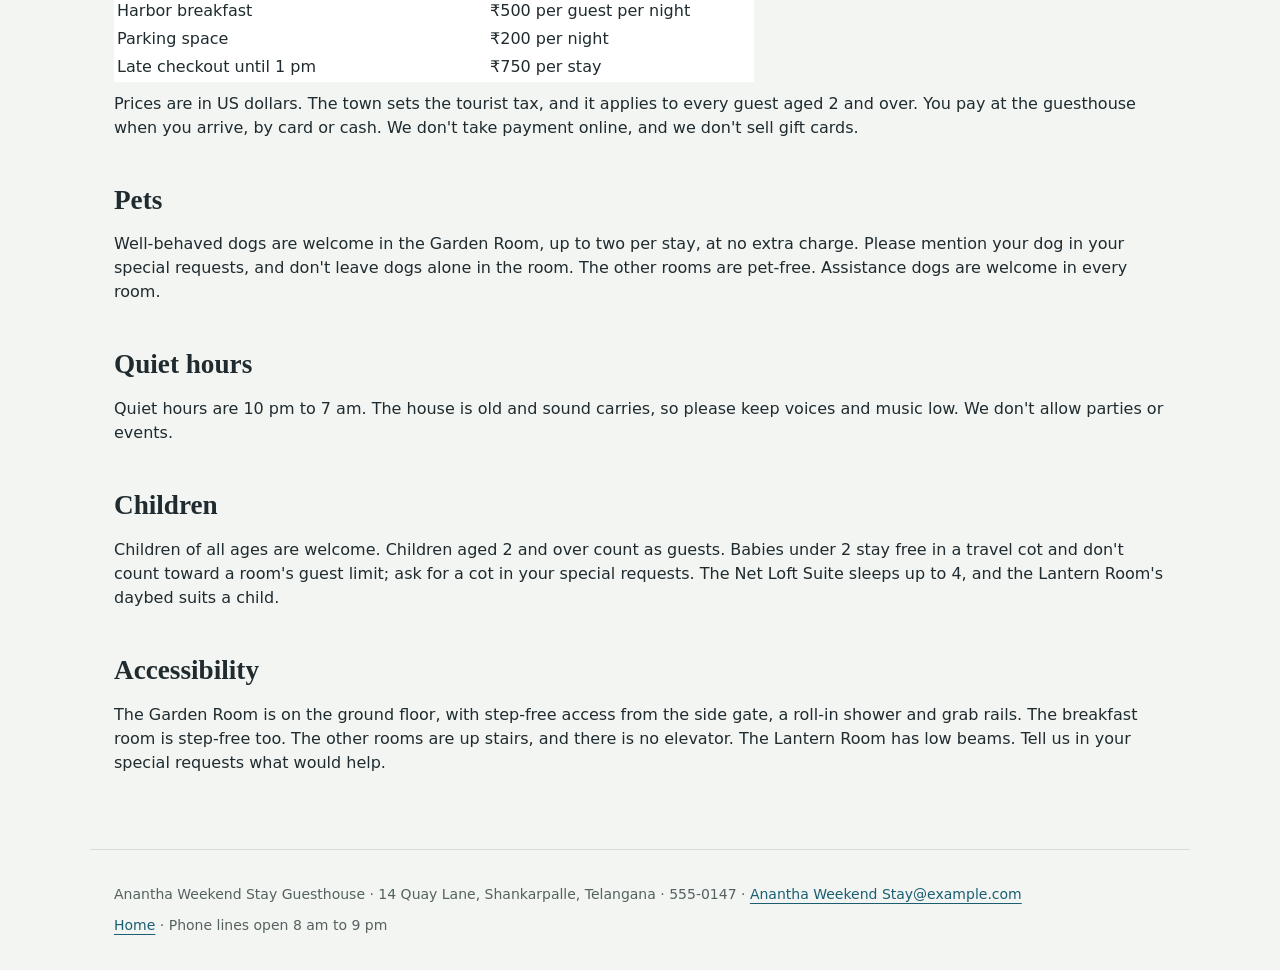
<file: examples/telangana_stay_agent/policies.html>
<!doctype html>
<html lang="en">
  <head>
    <meta charset="utf-8">
    <meta name="viewport" content="width=device-width, initial-scale=1">
    <meta name="description" content="House policies at Anantha Weekend Stay Guesthouse: check-in, cancellation, fees, pets, quiet hours, children and accessibility.">
    <title>House policies · Anantha Weekend Stay Guesthouse</title>
    <link rel="icon" href="favicon.svg" type="image/svg+xml">
    <link rel="stylesheet" href="styles.css">
  </head>
  <body>
    <header>
      <a class="brand" href="index.html">Anantha Weekend Stay <span>Guesthouse</span></a>
      <nav aria-label="Main navigation">
        <a href="index.html#rooms">Rooms</a>
        <a href="index.html#availability">Book</a>
        <a href="index.html#manage">Manage booking</a>
        <a href="policies.html" aria-current="page">Policies</a>
        <a href="index.html#assistant">Ask us</a>
      </nav>
    </header>
    <main>
      <section id="demo-status">
  <h2>Hackathon demonstration</h2>

  <p>
    Anantha Weekend Stay is a fictional hackathon demonstration in
    Shankarpalle, Telangana.
  </p>

  <ul>
    <li>No real accommodation is reserved.</li>
    <li>No payment is collected.</li>
    <li>Availability and bookings exist only in the current browser session.</li>
    <li>No confirmation email is sent.</li>
    <li>All displayed booking records are synthetic demonstration data.</li>
  </ul>
</section>
      <section class="intro" aria-labelledby="policies-heading">
        <p class="eyebrow">Good to know before you book</p>
        <h1 id="policies-heading">House policies</h1>
        <p>Questions? Call us on 555-0147 between 8 am and 9 pm, or email
          <a href="mailto:Anantha Weekend Stay@example.com">Anantha Weekend Stay@example.com</a>.</p>
      </section>
      <nav class="toc" aria-label="On this page">
        <a href="#check-in">Check-in and check-out</a>
        <a href="#length">Length of stay</a>
        <a href="#cancellation">Cancellation</a>
        <a href="#fees">Fees and payment</a>
        <a href="#pets">Pets</a>
        <a href="#quiet">Quiet hours</a>
        <a href="#children">Children</a>
        <a href="#accessibility">Accessibility</a>
      </nav>

      <section id="check-in">
        <h2>Check-in and check-out</h2>
        <ul>
          <li>Check-in is from 3 pm to 9 pm. Tell us roughly when you'll arrive when you book.</li>
          <li>Arriving after 9 pm? Choose "After 9 pm (self check-in)" as your arrival time when you book, and we'll
            email you a lockbox code on the day.</li>
          <li>Check-out is by 11 am. Late checkout until 1 pm costs $25; add it as an extra when you book.</li>
          <li>We're happy to keep your bags before check-in or after check-out.</li>
        </ul>
      </section>

      <section id="length">
        <h2>Length of stay</h2>
        <ul>
          <li>Stays that include a Saturday night are at least 2 nights.</li>
          <li>You can book up to 14 nights online. For longer stays, please call us.</li>
          <li>Weekend rates apply on Friday and Saturday nights. See the <a href="index.html#rooms">rooms and rates</a>.</li>
        </ul>
      </section>

      <section id="cancellation">
        <h2>Cancellation policy</h2>
        <p>The fee depends on how many days before check-in you cancel. It is a share of the room charge,
          which is the nightly rates for your stay. We never charge for extras, the cleaning fee or the
          tourist tax when you cancel.</p>
        <table>
          <thead>
            <tr><th scope="col">When you cancel</th><th scope="col">Fee</th></tr>
          </thead>
          <tbody>
            <tr><td>7 or more days before check-in</td><td>Free</td></tr>
            <tr><td>2 to 6 days before check-in</td><td>50% of the room charge</td></tr>
            <tr><td>The day before or the day of check-in</td><td>The full room charge</td></tr>
          </tbody>
        </table>
        <p>Cancel online under <a href="index.html#manage">Manage my booking</a> with your confirmation code
          and last name. As we don't take payment online, we email you an invoice for any fee. Once your stay
          has started, please talk to us at the guesthouse.</p>
        <h3>Changing a booking</h3>
        <p>Bookings can't be changed online. To change your dates or room, cancel and book again (the
          cancellation policy applies), or call us and we'll help if we can.</p>
      </section>

      <section id="fees">
        <h2>Fees and payment</h2>
        <table>
          <thead>
            <tr><th scope="col">Item</th><th scope="col">Price</th></tr>
          </thead>
          <tbody>
            <tr><td>Cleaning fee</td><td>₹500 per stay</td></tr>
            <tr><td>Shankarpalle, Telangana tourist tax</td><td>none</td></tr>
            <tr><td>Harbor breakfast</td><td>₹500 per guest per night</td></tr>
            <tr><td>Parking space</td><td>₹200 per night</td></tr>
            <tr><td>Late checkout until 1 pm</td><td>₹750 per stay</td></tr>
          </tbody>
        </table>
        <p>Prices are in US dollars. The town sets the tourist tax, and it applies to every guest aged 2
          and over. You pay at the guesthouse when you arrive, by card or cash. We don't take payment online,
          and we don't sell gift cards.</p>
      </section>

      <section id="pets">
        <h2>Pets</h2>
        <p>Well-behaved dogs are welcome in the Garden Room, up to two per stay, at no extra charge. Please
          mention your dog in your special requests, and don't leave dogs alone in the room. The other rooms
          are pet-free. Assistance dogs are welcome in every room.</p>
      </section>

      <section id="quiet">
        <h2>Quiet hours</h2>
        <p>Quiet hours are 10 pm to 7 am. The house is old and sound carries, so please keep voices and music
          low. We don't allow parties or events.</p>
      </section>

      <section id="children">
        <h2>Children</h2>
        <p>Children of all ages are welcome. Children aged 2 and over count as guests. Babies under 2 stay
          free in a travel cot and don't count toward a room's guest limit; ask for a cot in your special
          requests. The Net Loft Suite sleeps up to 4, and the Lantern Room's daybed suits a child.</p>
      </section>

      <section id="accessibility">
        <h2>Accessibility</h2>
        <p>The Garden Room is on the ground floor, with step-free access from the side gate, a roll-in shower
          and grab rails. The breakfast room is step-free too. The other rooms are up stairs, and there is no
          elevator. The Lantern Room has low beams. Tell us in your special requests what would help.</p>
      </section>
    </main>
    <footer>
      <p>Anantha Weekend Stay Guesthouse · 14 Quay Lane, Shankarpalle, Telangana · 555-0147 ·
        <a href="mailto:Anantha Weekend Stay@example.com">Anantha Weekend Stay@example.com</a></p>
      <p><a href="index.html">Home</a> · Phone lines open 8 am to 9 pm</p>
    </footer>
  </body>
</html>
</file>
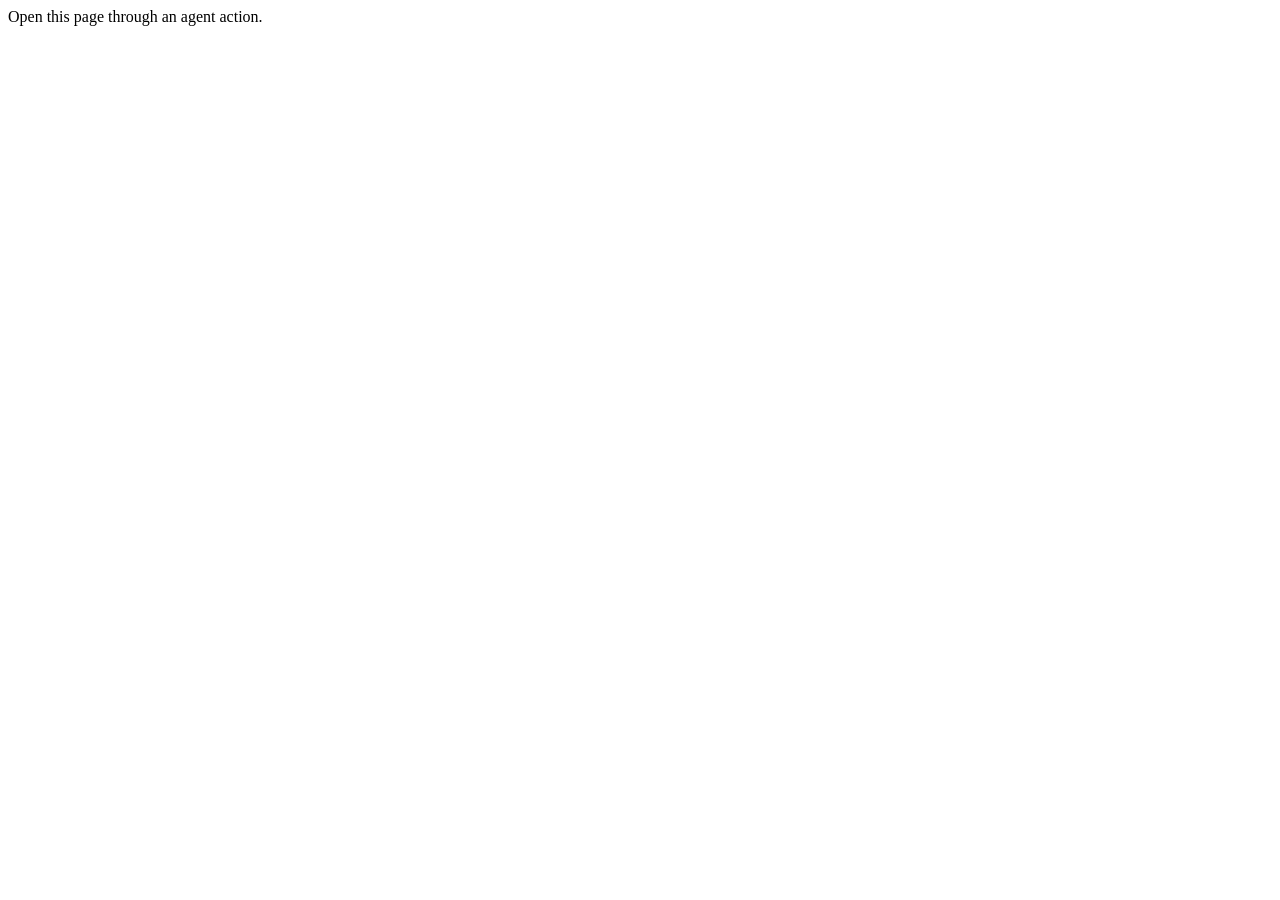
<file: examples/telangana_experience_guide/bridge/action-bridge.html>
<!doctype html>
<!--
  Action bridge, copied here by build_network.mjs. Do not edit it.
  Other agent sites load this page in a hidden frame before they run this site's network.
  It reads agent-manifest.json in this folder, which lists no action module, so it shares
  no actions and loads none of the site's own code. Do not block framing for this folder.
-->
<html lang="en">
  <head>
    <meta charset="utf-8">
    <meta name="robots" content="noindex">
    <title>Action bridge</title>
    <script type="module" src="../runtime/action-bridge.js"></script>
  </head>
  <body></body>
</html>
</file>
<file: examples/telangana_experience_guide/styles.css>
:root {
  color-scheme: light;
  font-family: system-ui, sans-serif;
  color: #1f2b2f;
  background: #f5f1e8;
  line-height: 1.5;
}

* {
  box-sizing: border-box;
}

body {
  margin: 0;
}

header,
main,
footer {
  max-width: 1100px;
  margin: auto;
  padding: 24px;
}

header {
  display: flex;
  align-items: center;
  justify-content: space-between;
  gap: 24px;
  border-bottom: 1px solid #d5ddd8;
}

a {
  color: #1f3c68;
  text-underline-offset: 4px;
}

.brand {
  color: inherit;
  font-size: 1.4rem;
  font-weight: 800;
  text-decoration: none;
}

.brand span {
  color: #1f3c68;
}

nav {
  display: flex;
  flex-wrap: wrap;
  gap: 8px 20px;
}

nav a {
  color: inherit;
}

nav a[aria-current="page"] {
  font-weight: 700;
}

.intro {
  padding: 32px 0 8px;
}

.eyebrow {
  color: #1f3c68;
  font-size: 0.8rem;
  font-weight: 700;
  letter-spacing: 0.1em;
  text-transform: uppercase;
}

h1 {
  margin: 12px 0;
  font-family: Georgia, serif;
  font-size: clamp(2.2rem, 6vw, 3.6rem);
  line-height: 1.1;
}

h2 {
  margin: 40px 0 12px;
  font-family: Georgia, serif;
  font-size: 1.7rem;
}

h3 {
  margin: 0 0 6px;
  font-size: 1.1rem;
}

p {
  margin: 10px 0;
}

.note,
.facts {
  color: #55625f;
  font-size: 0.9rem;
}

/* Demonstration notice */

.demo-notice {
  margin: 1rem 0;
  padding: 0.85rem 1rem;
  border-left: 4px solid #a35c00;
  border-radius: 0.5rem;
  background: #fff4df;
  color: #4b2b00;
  font-weight: 600;
}

/* Experiences */

.tour-list {
  display: grid;
  grid-template-columns: repeat(auto-fill, minmax(240px, 1fr));
  gap: 20px;
}

.tour,
.panel,
.results li,
.basket li,
.manage-result:not(:empty) {
  padding: 20px;
  border: 1px solid #d5ddd8;
  border-radius: 12px;
  background: white;
}

.highlights {
  margin: 8px 0;
  padding-left: 20px;
}

/* Forms */

.booking-layout {
  display: grid;
  grid-template-columns: minmax(0, 1fr) minmax(0, 1.25fr);
  gap: 40px;
  align-items: start;
  margin-top: 40px;
}

.booking-layout h2 {
  margin-top: 20px;
}

.panel h2 {
  margin-top: 0;
}

.field-row {
  display: grid;
  grid-template-columns: repeat(auto-fit, minmax(140px, 1fr));
  gap: 0 16px;
  align-items: start;
}

fieldset {
  margin: 0 0 20px;
  padding: 0;
  border: 0;
}

legend {
  padding: 0;
  font-family: Georgia, serif;
  font-size: 1.25rem;
  font-weight: 700;
}

.tickets {
  margin-top: 16px;
}

.tickets legend {
  font-family: inherit;
  font-size: 1rem;
}

label {
  display: block;
  margin: 14px 0 6px;
  font-weight: 600;
}

input,
select,
textarea {
  width: 100%;
  padding: 10px;
  border: 1px solid #9aa8a3;
  border-radius: 6px;
  background: white;
  color: inherit;
  font: inherit;
}

textarea {
  resize: vertical;
}

button {
  margin-top: 16px;
  padding: 10px 16px;
  border: 1px solid #1f3c68;
  border-radius: 6px;
  background: #1f3c68;
  color: white;
  font: inherit;
  cursor: pointer;
}

button:hover {
  background: #162c4d;
}

button.secondary {
  border-color: #1f3c68;
  background: white;
  color: #1f3c68;
}

button.secondary:hover {
  background: #f5f1e8;
}

:focus-visible {
  outline: 3px solid #b3540d;
  outline-offset: 3px;
}

.field-error {
  margin: 6px 0 0;
  color: #a3261b;
  font-size: 0.9rem;
  font-weight: 600;
}

[aria-invalid="true"] {
  border-color: #a3261b;
}

#manage-form button {
  margin-top: 44px;
}

/* Results, basket and reservations */

.results,
.basket {
  display: grid;
  gap: 12px;
  padding: 0;
  list-style: none;
}

table {
  width: 100%;
  border-collapse: collapse;
}

th,
td {
  padding: 6px 4px;
  border-bottom: 1px solid #e1e7e3;
  text-align: left;
  vertical-align: top;
}

th {
  border-bottom: 2px solid #c7d1cc;
}

.confirmation {
  margin-top: 24px;
  padding: 20px;
  border: 1px solid #7da58b;
  border-radius: 12px;
  background: #eef6f0;
}

.summary {
  display: grid;
  grid-template-columns: max-content 1fr;
  gap: 4px 16px;
  margin: 12px 0;
}

.summary dt {
  font-weight: 600;
}

.summary dd {
  margin: 0;
  overflow-wrap: anywhere;
}

.manage-result {
  margin-top: 16px;
}

/* Policies */

.toc {
  display: flex;
  flex-wrap: wrap;
  gap: 8px 16px;
  padding: 12px 0;
  border-block: 1px solid #d5ddd8;
}

section > table {
  max-width: 640px;
  background: white;
}

/* Footer and utility styles */

footer {
  margin-top: 40px;
  border-top: 1px solid #d5ddd8;
  color: #55625f;
  font-size: 0.875rem;
}

.visually-hidden {
  position: absolute;
  width: 1px;
  height: 1px;
  margin: -1px;
  padding: 0;
  overflow: hidden;
  clip-path: inset(50%);
  white-space: nowrap;
}

[hidden] {
  display: none !important;
}

/* Assistant layout */

.assistant {
  margin-top: 48px;
}

#agent-app {
  --ns-font: system-ui, sans-serif;
  --ns-bg: #ffffff;
  --ns-fg: #1f2b2f;
  --ns-primary: #1f3c68;
  --ns-accent: #b3540d;
  --ns-border: #d5ddd8;
  --ns-panelbg: #ffffff;
  --ns-msgbg: #f5f1e8;
  --ns-muted: #55625f;
}

.assistant-panels {
  display: grid;
  grid-template-columns: minmax(0, 1fr) 240px;
  gap: 16px;
  margin-top: 16px;
}

#agent-app.ns-composed-app [data-ns-slot="chat"] {
  height: 720px;
}

#agent-app .ns-chat {
  background: var(--ns-bg);
}

/* Prevent global form rules from overriding runtime controls. */

#agent-app input[type="checkbox"],
#agent-app input[type="radio"] {
  width: auto;
}

#agent-app .ns-header {
  flex-wrap: wrap;
}

#agent-app .ns-settings-body label {
  margin: 4px 0;
  font-weight: 400;
}

#agent-app .ns-w-label {
  font-family: inherit;
}

#agent-app .ns-widget label {
  margin: 0;
}

#agent-app .ns-w-radio label,
#agent-app .ns-w-multi label,
#agent-app .ns-w-toggle {
  font-weight: 400;
}

#agent-app .ns-w-toggle {
  font-size: 13px;
}

#agent-app button {
  margin: 0;
}

#agent-app .ns-w-choice {
  color: var(--ns-fg);
}

#agent-app .ns-devtoggle:not(.on):hover,
#agent-app .ns-modal-close:hover {
  background: transparent;
}

#agent-app .ns-w-choice:disabled:hover {
  background: #fafbfc;
}

#agent-app .ns-consent {
  background: #fffbeb;
}

#agent-app .ns-msgs:has(.ns-consent-actions) > .ns-turn-status {
  display: none;
}

#agent-app .ns-msg {
  overflow-wrap: break-word;
}

#agent-app .ns-consent-actions {
  flex-wrap: wrap;
}

#agent-app .ns-consent-actions button {
  white-space: nowrap;
}

/* Confirmation dialogs */

body > dialog h2 {
  margin: 0 0 12px;
  font: 700 1.25em system-ui, sans-serif;
}

body > dialog button {
  margin-right: 8px;
}

.assistant-review {
  width: 85%;
  max-width: 640px;
  max-height: 85vh;
  padding: 24px;
  overflow: auto;
  border: 1px solid #888;
  border-radius: 12px;
  font: 16px system-ui, sans-serif;
}

.assistant-review dl {
  display: grid;
  grid-template-columns: fit-content(40%) 1fr;
  gap: 4px 16px;
  margin: 12px 0;
}

.assistant-review dt {
  font-weight: 600;
}

.assistant-review dd {
  margin: 0;
  overflow-wrap: anywhere;
}

.assistant-review details {
  margin: 12px 0;
}

.assistant-review pre {
  white-space: pre-wrap;
  overflow-wrap: anywhere;
}

.assistant-review .assistant-decline {
  border: 1px solid currentColor;
  background: transparent;
  color: inherit;
}

/* Responsive layout */

@media (max-width: 760px) {
  header,
  main,
  footer {
    padding: 18px;
  }

  header {
    flex-direction: column;
    align-items: start;
    gap: 12px;
  }

  .booking-layout {
    grid-template-columns: 1fr;
    gap: 0;
  }

  #manage-form .field:last-child {
    grid-column: 1 / -1;
  }

  #manage-form button {
    margin-top: 16px;
  }

  .assistant-panels {
    grid-template-columns: 1fr;
  }

  .assistant-review dl {
    grid-template-columns: 1fr;
    gap: 0;
  }

  .assistant-review dd {
    margin-bottom: 8px;
  }
}
</file>
<file: examples/telangana_stay_agent/styles.css>
:root {
  color-scheme: light;
  font-family: system-ui, sans-serif;
  color: #1f2b2f;
  background: #f3f5f2;
  line-height: 1.5;
}

* {
  box-sizing: border-box;
}

body {
  margin: 0;
}

header,
main,
footer {
  max-width: 1100px;
  margin: auto;
  padding: 24px;
}

header {
  display: flex;
  align-items: center;
  justify-content: space-between;
  gap: 24px;
  border-bottom: 1px solid #d5ddd8;
}

a {
  color: #1b5e73;
  text-underline-offset: 4px;
}

.brand {
  font-size: 1.4rem;
  font-weight: 800;
  text-decoration: none;
  color: inherit;
}

.brand span {
  color: #1b5e73;
}

nav {
  display: flex;
  flex-wrap: wrap;
  gap: 8px 20px;
}

nav a {
  color: inherit;
}

nav a[aria-current="page"] {
  font-weight: 700;
}

.intro {
  padding: 32px 0 8px;
}

.eyebrow {
  font-size: 0.8rem;
  font-weight: 700;
  text-transform: uppercase;
  letter-spacing: 0.1em;
  color: #1b5e73;
}

h1 {
  margin: 12px 0;
  font-family: Georgia, serif;
  font-size: clamp(2.2rem, 6vw, 3.6rem);
  line-height: 1.1;
}

h2 {
  margin: 40px 0 12px;
  font-family: Georgia, serif;
  font-size: 1.7rem;
}

h3 {
  margin: 0 0 6px;
  font-size: 1.1rem;
}

p {
  margin: 10px 0;
}

.note,
.facts {
  color: #55625f;
  font-size: 0.9rem;
}

/* Demo warning */

.demo-notice {
  margin: 1rem 0;
  padding: 0.85rem 1rem;
  border-left: 4px solid #a35c00;
  border-radius: 0.5rem;
  background: #fff4df;
  color: #4b2b00;
  font-weight: 600;
}

/* Rooms */

.room-list {
  display: grid;
  grid-template-columns: repeat(auto-fill, minmax(240px, 1fr));
  gap: 20px;
}

.room,
.panel,
.results li,
.manage-result:not(:empty) {
  padding: 20px;
  border: 1px solid #d5ddd8;
  border-radius: 12px;
  background: white;
}

.amenities {
  margin: 8px 0;
  padding-left: 20px;
}

/* Forms */

.booking-layout {
  disp*ay: grid;
  grid-template-columns:*minmax(0, 1fr) minmax(0, 1.25fr);
* gap: 40px;
  align-items: start;
* margin-top: 40px;
}

.booking-lay*ut h2 {
  margin-top: 20px;
}

.pa*el h2 {
  margin-top: 0;
}

.field*row {
  display: grid;
  grid-temp*ate-columns: repeat(auto-fit, minm*x(140px, 1fr));
  gap: 0 16px;
  a*ign-items: start;
}

fieldset {
  *argin: 0 0 20px;
  padding: 0;
  b*rder: 0;
}

legend {
  padding: 0;*  font-family: Georgia, serif;
  f*nt-size: 1.25rem;
  font-weight: 7*0;
}

.extras {
  margin-top: 16px*
}

.extras legend {
  font-family* inherit;
  font-size: 1rem;
}

la*el {
  display: block;
  margin: 1*px 0 6px;
  font-weight: 600;
}

.*heck {
  display: flex;
  gap: 10p*;
  align-items: center;
  margin:*8px 0;
  font-weight: 400;
}

inpu*,
select,
textarea {
  width: 100%*
  padding: 10px;
  border: 1px so*id #9aa8a3;
  border-radius: 6px;
* background: white;
  color: inher*t;
  font: inherit;
}

.check inpu* {
  width: auto;
}

textarea {
  *esize: vertical;
}

button {
  margin-top: 16px;
  padding: 10px 16px;
  border: 1px solid #1b5e73;
  border-radius: 6px;
  background: #1b5e73;
  color: white;
  font: inherit;
  cursor: pointer;
}

button:hover {
  background: #134657;
}

:focus-visible {
  outline: 3px solid #d08a2c;
  outline-offset: 3px;
}

.field-error {
  margin: 6px 0 0;
  color: #a3261b;
  font-size: 0.9rem;
  font-weight: 600;
}

[aria-invalid="true"] {
  border-color: #a3261b;
}

#manage-form button {
  margin-top: 44px;
}

/* Results, prices and bookings */

.results {
  display: grid;
  g*p: 12px;
  padding: 0;
  list-styl*: none;
}

.quote {
  margin: 0 0 *0px;
}

table {
  width: 100%;
  b*rder-collapse: collapse;
}

th,
td*{
  padding: 6px 4px;
  border-bot*om: 1px solid #e1e7e3;
  text-alig*: left;
  vertical-align: top;
}

*h {
  border-bottom: 2px solid #c7*1cc;
}

.quote td:last-child {
  text-align: right;
  white-space: nowrap;
}

.quote tr:last-child td {
  border-bottom: 0;
  font-weight: 700;
}

.confirmation {
  margin-top: 24px;
  padding: 20px;
  border: 1px solid #7da58b;
  border-radius: 12px;
  background: #eef6f0;
}

.summary {
  display: grid;
  grid-template-columns: max-content 1fr;
  gap: 4px 16px;
  margin: 12px 0;
}

.summary dt {
  font-weight: 600;
}

.summary dd {
  margin: 0;
  overflow-wrap: anywhere;
}

.manage-result {
  margin-top: 16px;
}

/* Policies */

.toc {
  display: flex;
  flex-wrap: wrap;
  gap: 8px 16px;
  padding: 12px 0;
  border-block: 1px solid #d5ddd8;
}

section > table {
  max-width: 640px;
  background: white;
}

/* Footer and utility styles */

footer {
  margin-top: 40px;
  border-top: 1px solid #d5ddd8;
  color: #55625f;
  font-size: 0.875rem;
}

.visually-hidden {
  position: absolute;
  width: 1px;
  height: 1px;
  margin: -1px;
  padding: 0;
  overflow: hidden;
  clip-path: inset(50%);
  white-space: nowrap;
}

[hidden] {
  display: none !important;
}

/* Assistant layout */

.assistant {
  margin-top: 48px*
}

#agent-app {
  --ns-font: syst*m-ui, sans-serif;
  --ns-bg: #ffff*f;
  --ns-fg: #1f2b2f;
  --ns-prim*ry: #1b5e73;
  --ns-accent: #13465*;
  --ns-border: #d5ddd8;
  --ns-p*nelbg: #ffffff;
  --ns-msgbg: #f3f*f2;
  --ns-muted: #55625f;
}

.ass*stant-panels {
  display: grid;
  *rid-template-columns: minmax(0, 1f*) 240px;
  gap: 16px;
  margin-top* 16px;
}

#agent-app.ns-composed-a*p [data-ns-slot="chat"] {
  height* 720px;
}

#agent-app .ns-chat {
 *background: var(--ns-bg);
}

#agen*-app input[type="checkbox"],
#agen*-app input[type="radio"] {
  width* auto;
}

#agent-app .ns-header {
  flex-wrap: wrap;
}

#agent-app .ns-settings-body label {
  margin: 4px 0;
  font-weight: 400;
}

#agent-app .ns-w-label {
  font-family: inherit;
}

#agent-app .ns-widget label {
  margin: 0;
}

#agent-app .ns-w-radio label,
#agent-app .ns-w-multi label,
#agent-app .ns-w-toggle {
  font-weight: 400;
}

#agent-app .ns-w-toggle {
  font-size: 13px;
}

#agent-app button {
  margin: 0;
}

#agent-app .ns-w-choice {
  color: var(--ns-fg);
}

#agent-app .ns-devtoggle:not(.on):hover,
#agent-app .ns-modal-close:hover {
  background: transparent;
}

#agent-app .ns-w-choice:disabled:hover {
  background: #fafbfc;
}

#agent-app .ns-consent {
  background: #fffbeb;
}

#agent-app .ns-msgs:has(.ns-consent-actions) > .ns-turn-status {
  display: none;
}

#agent-app .ns-msg {
  overflow-wrap: break-word;
}

#agent-app .ns-consent-actions {
  flex-wrap: wrap;
}

#agent-app .ns-consent-actions button {
  white-space: nowrap;
}

/* Confirmation dialogs */

body > dialog h2 {
  margin: 0 0 12px;
  font: 700 1.25em system-ui, sans-serif;
}

body > dialog button {
  margin-right: 8px;
}

.assistant-review {
  width: 85%;
  max-width: 640px;
  max-height: 85vh;
  padding: 24px;
  overflow: auto;
  border: 1px solid #888;
  border-radius: 12px;
  font: 16px system-ui, sans-serif;
}

.assistant-review dl {
  display: grid;
  grid-template-columns: fit-content(40%) 1fr;
  gap: 4px 16px;
  margin: 12px 0;
}

.assistant-review dt {
  font-weight: 600;
}

.assistant-review dd {
  margin: 0;
  overflow-wrap: anywhere;
}

.assistant-review details {
  margin: 12px 0;
}

.assistant-review pre {
  white-space: pre-wrap;
  overflow-wrap: anywhere;
}

.assistant-review .assistant-decline {
  border: 1px solid currentColor;
  background: transparent;
  color: inherit;
}

/* Responsive layout */

@media (max-width: 760px) {
  header,
  main,
  footer {
    padding: 18px;
  }

  header {
    flex-direction: column;
    align-items: start;
    gap: 12px;
  }

  .booking-layout {
    grid-template-columns: 1fr;
    gap: 0;
  }

  #manage-form .field:last-child {
    grid-column: 1 / -1;
  }

  #manage-form button {
    margin-top: 16px;
  }

  .assistant-panels {
    grid-template-columns: 1fr;
  }

  .assistant-review dl {
    grid-template-columns: 1fr;
    gap: 0;
  }

  .assistant-review dd {
    margin-bottom: 8px;
  }
}
</file>
